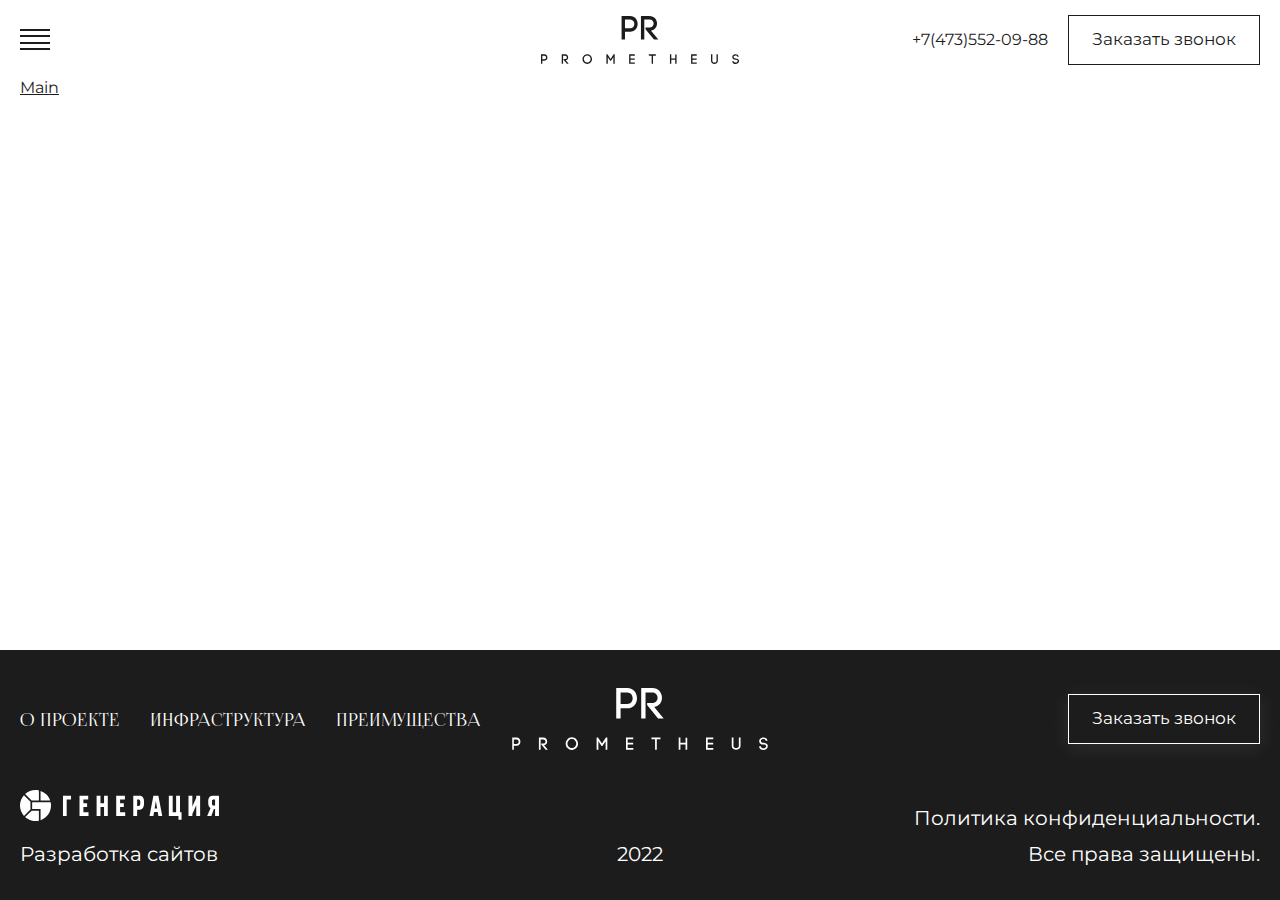
<file: index.html>
<!DOCTYPE html>
<html lang="ru">
  <head>
    <meta charset="utf-8">
    <title>Index</title>
    <meta content="width=device-width, initial-scale=1" name="viewport">
    <meta content="ie=edge" http-equiv="x-ua-compatible">
    <link rel="stylesheet" href="libs/swiper/swiper-bundle.css">
    <link rel="stylesheet" href="styles/style.css">
    <link rel="stylesheet" href="blocks/banner/banner.css">
    <link rel="stylesheet" href="blocks/about/about.css">
    <link rel="stylesheet" href="blocks/infrastructure/infrastructure.css">
    <link rel="stylesheet" href="blocks/reasons/reasons.css">
    <link rel="stylesheet" href="blocks/gallery/gallery.css">
    <link rel="stylesheet" href="blocks/benefits/benefits.css">
    <link rel="stylesheet" href="blocks/form/form.css">
  </head>
  <body>
    <div class="wrapper">
      <header class="header">
        <div class="inner">
          <div class="header__burger"><span></span><span></span></div><a class="header__logo" href="/">
            <svg width="198" height="48" viewbox="0 0 198 48" fill="none" xmlns="http://www.w3.org/2000/svg">
              <g clip-path="url(#clip0_208_1427)">
                <path d="M89.1154 0C94.1463 0 96.6617 3.95662 96.6617 7.86117C96.6617 11.8178 94.1463 15.7223 89.1154 15.7223H83.9819V23.5835H80.5938V0H89.1154ZM89.1154 12.3384C91.9388 12.3384 93.3249 10.0998 93.3249 7.91323C93.3249 5.67462 91.9388 3.43601 89.1154 3.43601H83.9819V12.3384H89.1154V12.3384Z" fill="currentColor"></path>
                <path d="M104.514 11.6095H108.416C111.239 11.6095 112.625 9.57918 112.625 7.49675C112.625 5.46638 111.239 3.43601 108.416 3.43601H103.282V23.5835H99.9453V0H108.416C113.446 0 116.013 3.74837 116.013 7.49675C116.013 10.8286 114.011 14.0043 110.007 14.6811L117.348 23.5315H112.984L104.514 13.1714V11.6095V11.6095Z" fill="currentColor"></path>
                <path d="M3.38813 38.3691C5.3902 38.3691 6.4169 39.931 6.4169 41.5448C6.4169 43.1067 5.3902 44.6685 3.38813 44.6685H1.33472V47.7921H0V38.3691H3.38813ZM3.38813 43.3149C4.5175 43.3149 5.08219 42.4299 5.08219 41.5448C5.08219 40.6598 4.5175 39.7748 3.38813 39.7748H1.33472V43.367H3.38813V43.3149Z" fill="currentColor"></path>
                <path d="M22.5389 43.0546H24.1303C25.2597 43.0546 25.8244 42.2216 25.8244 41.3887C25.8244 40.5557 25.2597 39.7748 24.1303 39.7748H22.0769V47.8442H20.7422V38.3691H24.1303C26.1324 38.3691 27.1591 39.8789 27.1591 41.3887C27.1591 42.7422 26.3377 43.9917 24.7463 44.252L27.6724 47.7921H25.927L22.5389 43.6793V43.0546Z" fill="currentColor"></path>
                <path d="M42.8626 39.6706C43.7353 38.7856 44.916 38.2129 46.2507 38.2129C47.5855 38.2129 48.7662 38.7856 49.6389 39.6706C50.5116 40.5556 51.0249 41.753 51.0249 43.1066C51.0249 44.4602 50.4602 45.6576 49.6389 46.5426C48.7662 47.4276 47.5855 48.0003 46.2507 48.0003C44.916 48.0003 43.7353 47.4797 42.8626 46.5426C41.9899 45.6576 41.4766 44.4602 41.4766 43.1066C41.4766 41.753 41.9899 40.5556 42.8626 39.6706ZM48.6635 40.6077C48.0475 39.983 47.1748 39.5665 46.2507 39.5665C45.3267 39.5665 44.454 39.983 43.838 40.6077C43.222 41.2324 42.8113 42.1174 42.8113 43.0545C42.8113 43.9916 43.222 44.8767 43.838 45.5014C44.454 46.1261 45.3267 46.5426 46.2507 46.5426C47.1748 46.5426 48.0475 46.1261 48.6635 45.5014C49.2795 44.8767 49.6389 44.0437 49.6389 43.0545C49.6389 42.1174 49.2795 41.2324 48.6635 40.6077Z" fill="currentColor"></path>
                <path d="M66.7332 47.7921H65.3984V38.3691H66.4765L69.5566 42.9505L72.6367 38.3691H73.7147V47.7921H72.38V41.1804L69.9673 44.8247H69.1972L66.7845 41.1804V47.7921H66.7332Z" fill="currentColor"></path>
                <path d="M89.5267 46.4386H93.8388V47.7921H88.1406V38.3691H93.7875V39.7227H89.4753V42.3778H93.6848V43.7314H89.4753V46.4386H89.5267Z" fill="currentColor"></path>
                <path d="M110.675 47.7921V39.6707H107.852V38.3691H114.833V39.6707H112.01V47.7921H110.675Z" fill="currentColor"></path>
                <path d="M130.288 42.3778H134.241V38.4212H135.575V47.8442H134.241V43.7314H130.288V47.8442H128.953V38.3691H130.288V42.3778Z" fill="currentColor"></path>
                <path d="M151.436 46.4386H155.748V47.7921H150.102V38.3691H155.748V39.7227H151.436V42.3778H155.646V43.7314H151.436V46.4386Z" fill="currentColor"></path>
                <path d="M170.023 44.9809V38.3691H171.358V44.9809C171.358 46.0221 172.436 46.5427 173.463 46.5427C174.438 46.5427 175.516 46.0221 175.516 44.9809V38.3691H176.851V44.9809C176.851 46.9071 175.003 47.8963 173.412 47.8963C171.82 47.8963 170.023 46.9071 170.023 44.9809Z" fill="currentColor"></path>
                <path d="M196.411 40.7645C196.206 39.9316 195.333 39.5151 194.512 39.5671C193.896 39.5671 193.177 39.7754 192.818 40.296C192.613 40.5563 192.561 40.8687 192.613 41.181C192.664 42.1702 193.742 42.2743 194.717 42.3784C196.001 42.5346 197.592 42.899 197.951 44.4088C198.003 44.617 198.003 44.8253 198.003 45.0335C198.003 46.8556 196.206 47.9489 194.563 47.9489C193.126 47.9489 191.381 47.0639 191.227 45.3979V45.1376L192.561 45.0856V45.2938V45.2418C192.664 46.1268 193.691 46.5953 194.563 46.5953C195.539 46.5953 196.668 46.0227 196.668 45.0335C196.668 44.9294 196.668 44.8253 196.617 44.7212C196.463 43.9923 195.487 43.8882 194.563 43.7841C193.126 43.6279 191.432 43.3155 191.278 41.3372C191.227 40.7125 191.381 40.0357 191.791 39.5151C192.407 38.6821 193.537 38.2656 194.615 38.2656C196.052 38.2656 197.541 39.0465 197.797 40.7645H196.411Z" fill="currentColor"></path>
              </g>
              <defs>
                <clippath id="clip0_208_1427">
                  <rect width="198" height="48" fill="white"></rect>
                </clippath>
              </defs>
            </svg></a>
          <div class="header__content"><a class="header__tel" href="tel:+74735520988"><span>+7(473)552-09-88</span>
              <svg width="19" height="19" fill="none" xmlns="http://www.w3.org/2000/svg">
                <path d="M18 13.728v2.559a1.704 1.704 0 0 1-1.162 1.623 1.712 1.712 0 0 1-.702.083 16.938 16.938 0 0 1-7.376-2.619 16.652 16.652 0 0 1-5.129-5.118A16.86 16.86 0 0 1 1.007 2.86a1.703 1.703 0 0 1 1.012-1.714C2.236 1.05 2.47 1 2.708 1h2.564a1.712 1.712 0 0 1 1.71 1.467c.108.82.309 1.623.598 2.397a1.703 1.703 0 0 1-.385 1.8L6.11 7.748a13.663 13.663 0 0 0 5.128 5.118l1.086-1.083a1.71 1.71 0 0 1 1.803-.384c.776.289 1.582.489 2.402.597A1.71 1.71 0 0 1 18 13.728Z" stroke="currentColor" stroke-linecap="round" stroke-linejoin="round"></path>
              </svg></a>
            <div class="header__container">
              <ul class="header__menu">
                <li class="header__item"><a class="header__link" href="#about">О проекте</a></li>
                <li class="header__item"><a class="header__link" href="#infrastructure">Инфраструктура</a></li>
                <li class="header__item"><a class="header__link" href="#reasons">Преимущества</a></li>
              </ul><a class="ui-button header__ui-button" href="#">Заказать звонок</a>
            </div>
          </div>
        </div>
        <div class="header__shadow"></div>
      </header>
      <main>
        <div class="inner"><a href="main.html">Main</a></div>
      </main>
      <footer class="footer">
        <div class="inner">
          <ul class="footer__menu">
            <li class="footer__item"><a class="footer__link" href="#about">О проекте</a></li>
            <li class="footer__item"><a class="footer__link" href="#infrastructure">Инфраструктура</a></li>
            <li class="footer__item"><a class="footer__link" href="#reasons">Преимущества</a></li>
          </ul><a class="footer__logo" href="/">
            <svg width="198" height="48" viewbox="0 0 198 48" fill="none" xmlns="http://www.w3.org/2000/svg">
              <g clip-path="url(#clip0_208_1427)">
                <path d="M89.1154 0C94.1463 0 96.6617 3.95662 96.6617 7.86117C96.6617 11.8178 94.1463 15.7223 89.1154 15.7223H83.9819V23.5835H80.5938V0H89.1154ZM89.1154 12.3384C91.9388 12.3384 93.3249 10.0998 93.3249 7.91323C93.3249 5.67462 91.9388 3.43601 89.1154 3.43601H83.9819V12.3384H89.1154V12.3384Z" fill="currentColor"></path>
                <path d="M104.514 11.6095H108.416C111.239 11.6095 112.625 9.57918 112.625 7.49675C112.625 5.46638 111.239 3.43601 108.416 3.43601H103.282V23.5835H99.9453V0H108.416C113.446 0 116.013 3.74837 116.013 7.49675C116.013 10.8286 114.011 14.0043 110.007 14.6811L117.348 23.5315H112.984L104.514 13.1714V11.6095V11.6095Z" fill="currentColor"></path>
                <path d="M3.38813 38.3691C5.3902 38.3691 6.4169 39.931 6.4169 41.5448C6.4169 43.1067 5.3902 44.6685 3.38813 44.6685H1.33472V47.7921H0V38.3691H3.38813ZM3.38813 43.3149C4.5175 43.3149 5.08219 42.4299 5.08219 41.5448C5.08219 40.6598 4.5175 39.7748 3.38813 39.7748H1.33472V43.367H3.38813V43.3149Z" fill="currentColor"></path>
                <path d="M22.5389 43.0546H24.1303C25.2597 43.0546 25.8244 42.2216 25.8244 41.3887C25.8244 40.5557 25.2597 39.7748 24.1303 39.7748H22.0769V47.8442H20.7422V38.3691H24.1303C26.1324 38.3691 27.1591 39.8789 27.1591 41.3887C27.1591 42.7422 26.3377 43.9917 24.7463 44.252L27.6724 47.7921H25.927L22.5389 43.6793V43.0546Z" fill="currentColor"></path>
                <path d="M42.8626 39.6706C43.7353 38.7856 44.916 38.2129 46.2507 38.2129C47.5855 38.2129 48.7662 38.7856 49.6389 39.6706C50.5116 40.5556 51.0249 41.753 51.0249 43.1066C51.0249 44.4602 50.4602 45.6576 49.6389 46.5426C48.7662 47.4276 47.5855 48.0003 46.2507 48.0003C44.916 48.0003 43.7353 47.4797 42.8626 46.5426C41.9899 45.6576 41.4766 44.4602 41.4766 43.1066C41.4766 41.753 41.9899 40.5556 42.8626 39.6706ZM48.6635 40.6077C48.0475 39.983 47.1748 39.5665 46.2507 39.5665C45.3267 39.5665 44.454 39.983 43.838 40.6077C43.222 41.2324 42.8113 42.1174 42.8113 43.0545C42.8113 43.9916 43.222 44.8767 43.838 45.5014C44.454 46.1261 45.3267 46.5426 46.2507 46.5426C47.1748 46.5426 48.0475 46.1261 48.6635 45.5014C49.2795 44.8767 49.6389 44.0437 49.6389 43.0545C49.6389 42.1174 49.2795 41.2324 48.6635 40.6077Z" fill="currentColor"></path>
                <path d="M66.7332 47.7921H65.3984V38.3691H66.4765L69.5566 42.9505L72.6367 38.3691H73.7147V47.7921H72.38V41.1804L69.9673 44.8247H69.1972L66.7845 41.1804V47.7921H66.7332Z" fill="currentColor"></path>
                <path d="M89.5267 46.4386H93.8388V47.7921H88.1406V38.3691H93.7875V39.7227H89.4753V42.3778H93.6848V43.7314H89.4753V46.4386H89.5267Z" fill="currentColor"></path>
                <path d="M110.675 47.7921V39.6707H107.852V38.3691H114.833V39.6707H112.01V47.7921H110.675Z" fill="currentColor"></path>
                <path d="M130.288 42.3778H134.241V38.4212H135.575V47.8442H134.241V43.7314H130.288V47.8442H128.953V38.3691H130.288V42.3778Z" fill="currentColor"></path>
                <path d="M151.436 46.4386H155.748V47.7921H150.102V38.3691H155.748V39.7227H151.436V42.3778H155.646V43.7314H151.436V46.4386Z" fill="currentColor"></path>
                <path d="M170.023 44.9809V38.3691H171.358V44.9809C171.358 46.0221 172.436 46.5427 173.463 46.5427C174.438 46.5427 175.516 46.0221 175.516 44.9809V38.3691H176.851V44.9809C176.851 46.9071 175.003 47.8963 173.412 47.8963C171.82 47.8963 170.023 46.9071 170.023 44.9809Z" fill="currentColor"></path>
                <path d="M196.411 40.7645C196.206 39.9316 195.333 39.5151 194.512 39.5671C193.896 39.5671 193.177 39.7754 192.818 40.296C192.613 40.5563 192.561 40.8687 192.613 41.181C192.664 42.1702 193.742 42.2743 194.717 42.3784C196.001 42.5346 197.592 42.899 197.951 44.4088C198.003 44.617 198.003 44.8253 198.003 45.0335C198.003 46.8556 196.206 47.9489 194.563 47.9489C193.126 47.9489 191.381 47.0639 191.227 45.3979V45.1376L192.561 45.0856V45.2938V45.2418C192.664 46.1268 193.691 46.5953 194.563 46.5953C195.539 46.5953 196.668 46.0227 196.668 45.0335C196.668 44.9294 196.668 44.8253 196.617 44.7212C196.463 43.9923 195.487 43.8882 194.563 43.7841C193.126 43.6279 191.432 43.3155 191.278 41.3372C191.227 40.7125 191.381 40.0357 191.791 39.5151C192.407 38.6821 193.537 38.2656 194.615 38.2656C196.052 38.2656 197.541 39.0465 197.797 40.7645H196.411Z" fill="currentColor"></path>
              </g>
              <defs>
                <clippath id="clip0_208_1427">
                  <rect width="198" height="48" fill="white"></rect>
                </clippath>
              </defs>
            </svg></a>
          <button class="ui-button footer__ui-button ui-button--white">Заказать звонок
          </button>
          <div class="footer__by"><a class="footer__by-logo" href="#" target="_blank"><img src="img/footer_made_by.svg" alt=""></a><span>Разработка сайтов</span></div>
          <div class="footer__year">2022</div>
          <div class="footer__copyright">
            <div class="footer__copyright-item"><a href="#"> Политика конфиденциальности.</a></div>
            <div class="footer__copyright-item"><a href="#"> Все права защищены.</a></div>
          </div>
        </div>
      </footer>
    </div>
    <script src="libs/swiper/swiper-bundle.js"></script>
    <script src="libs/jquery/jquery-3.6.0.min.js"></script>
    <script src="js/index.js"></script>
  </body>
</html>
</file>
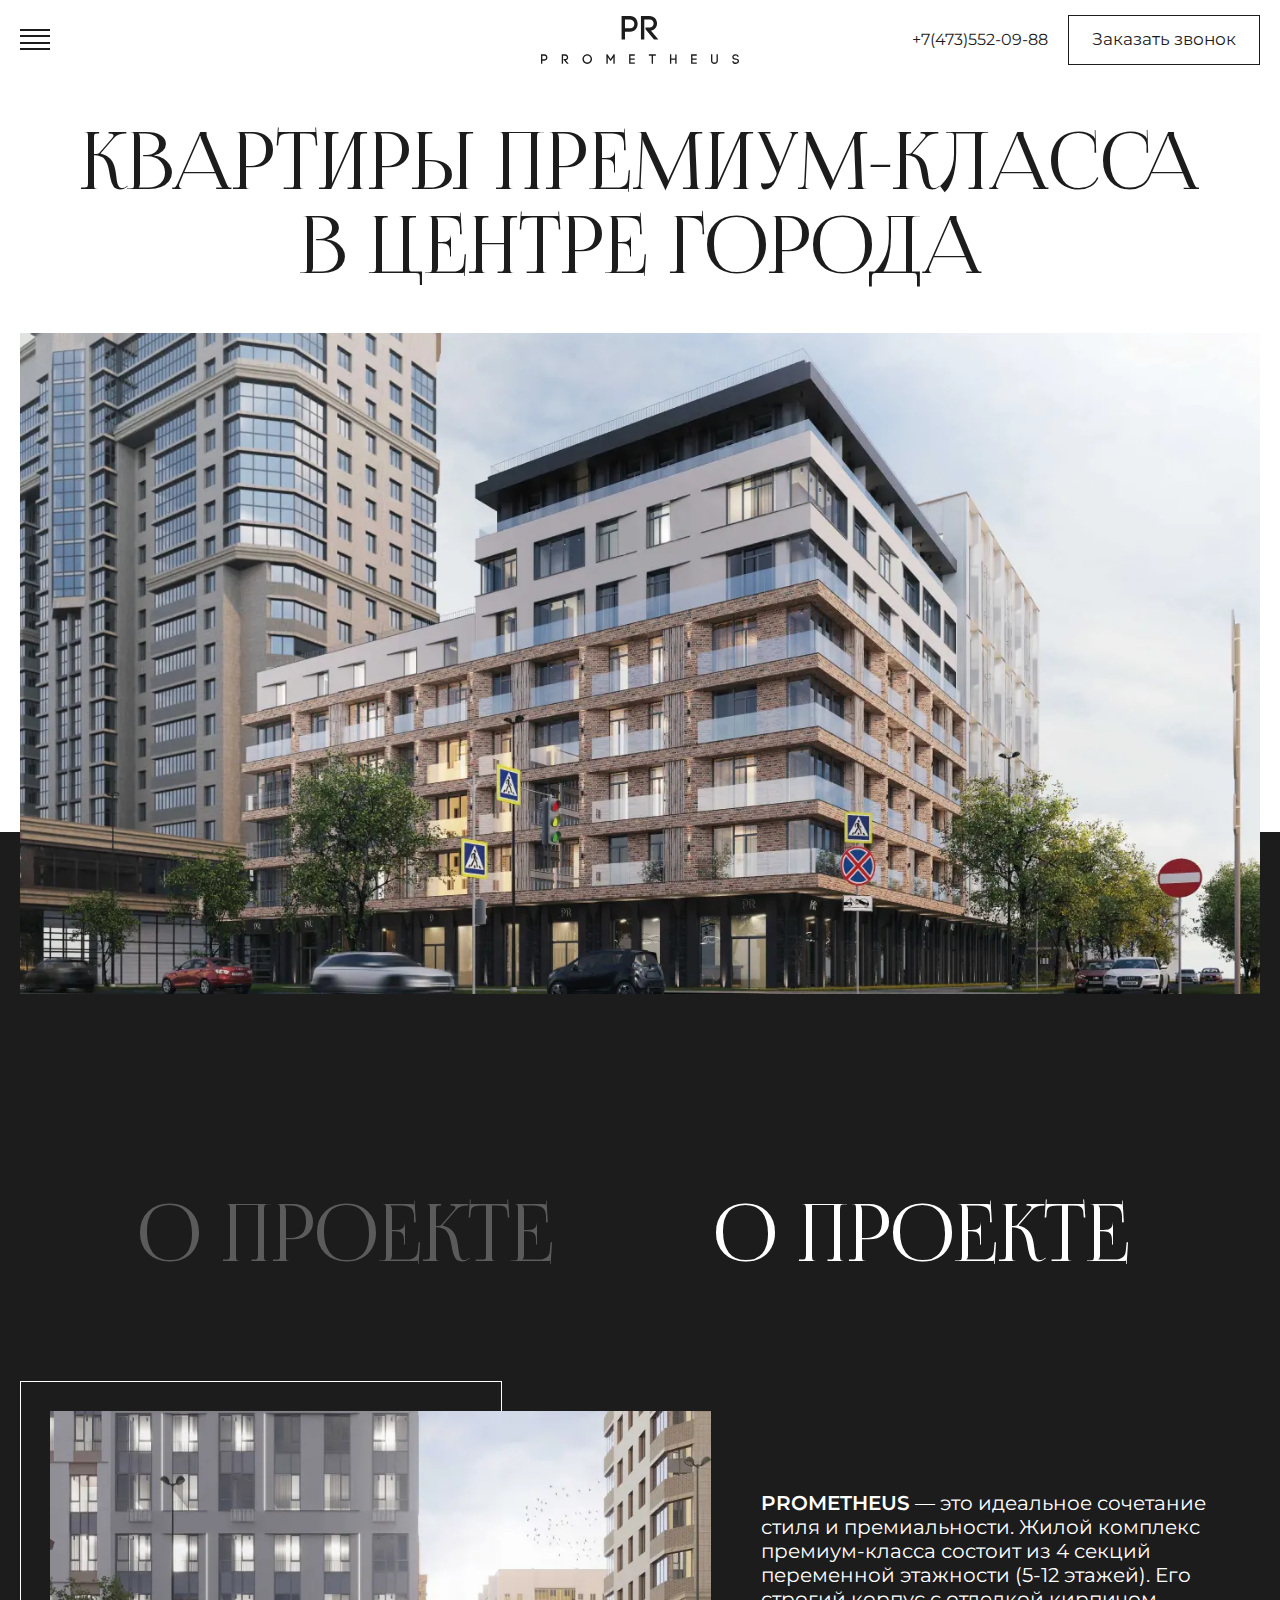
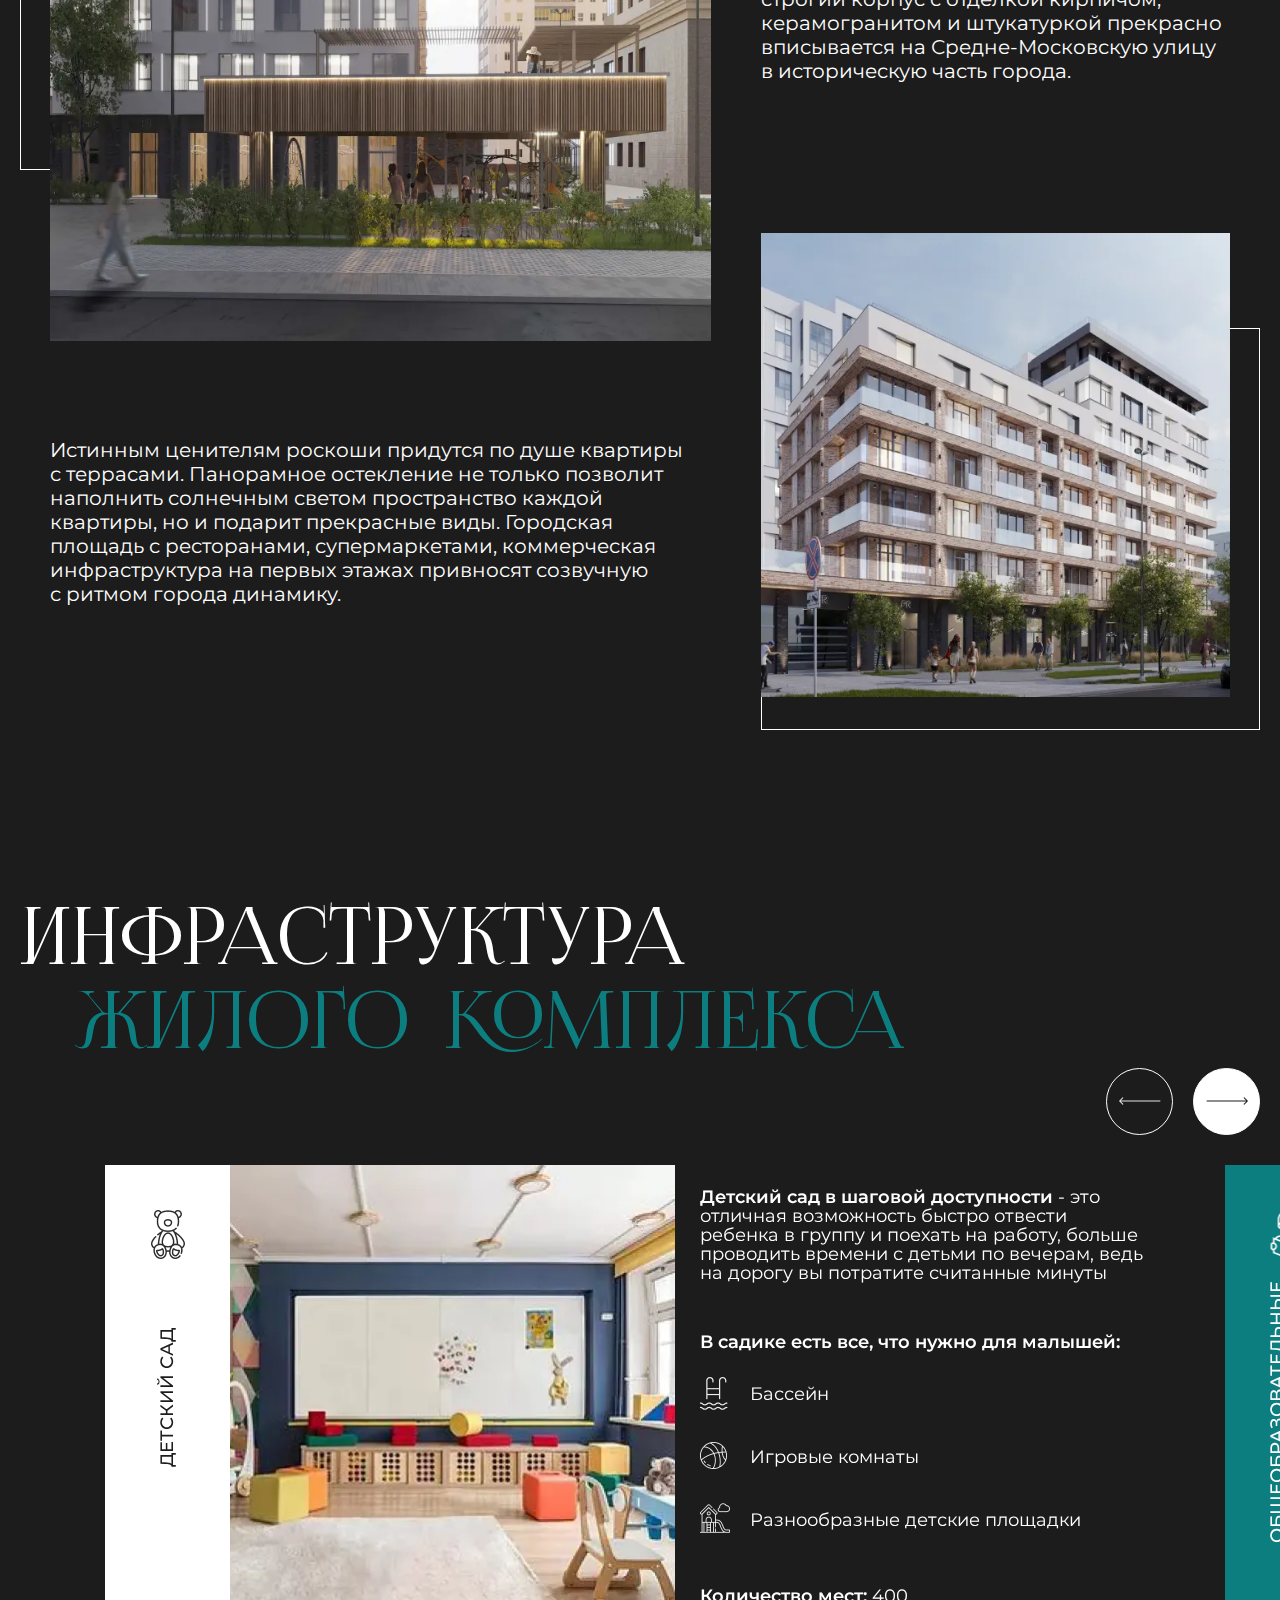
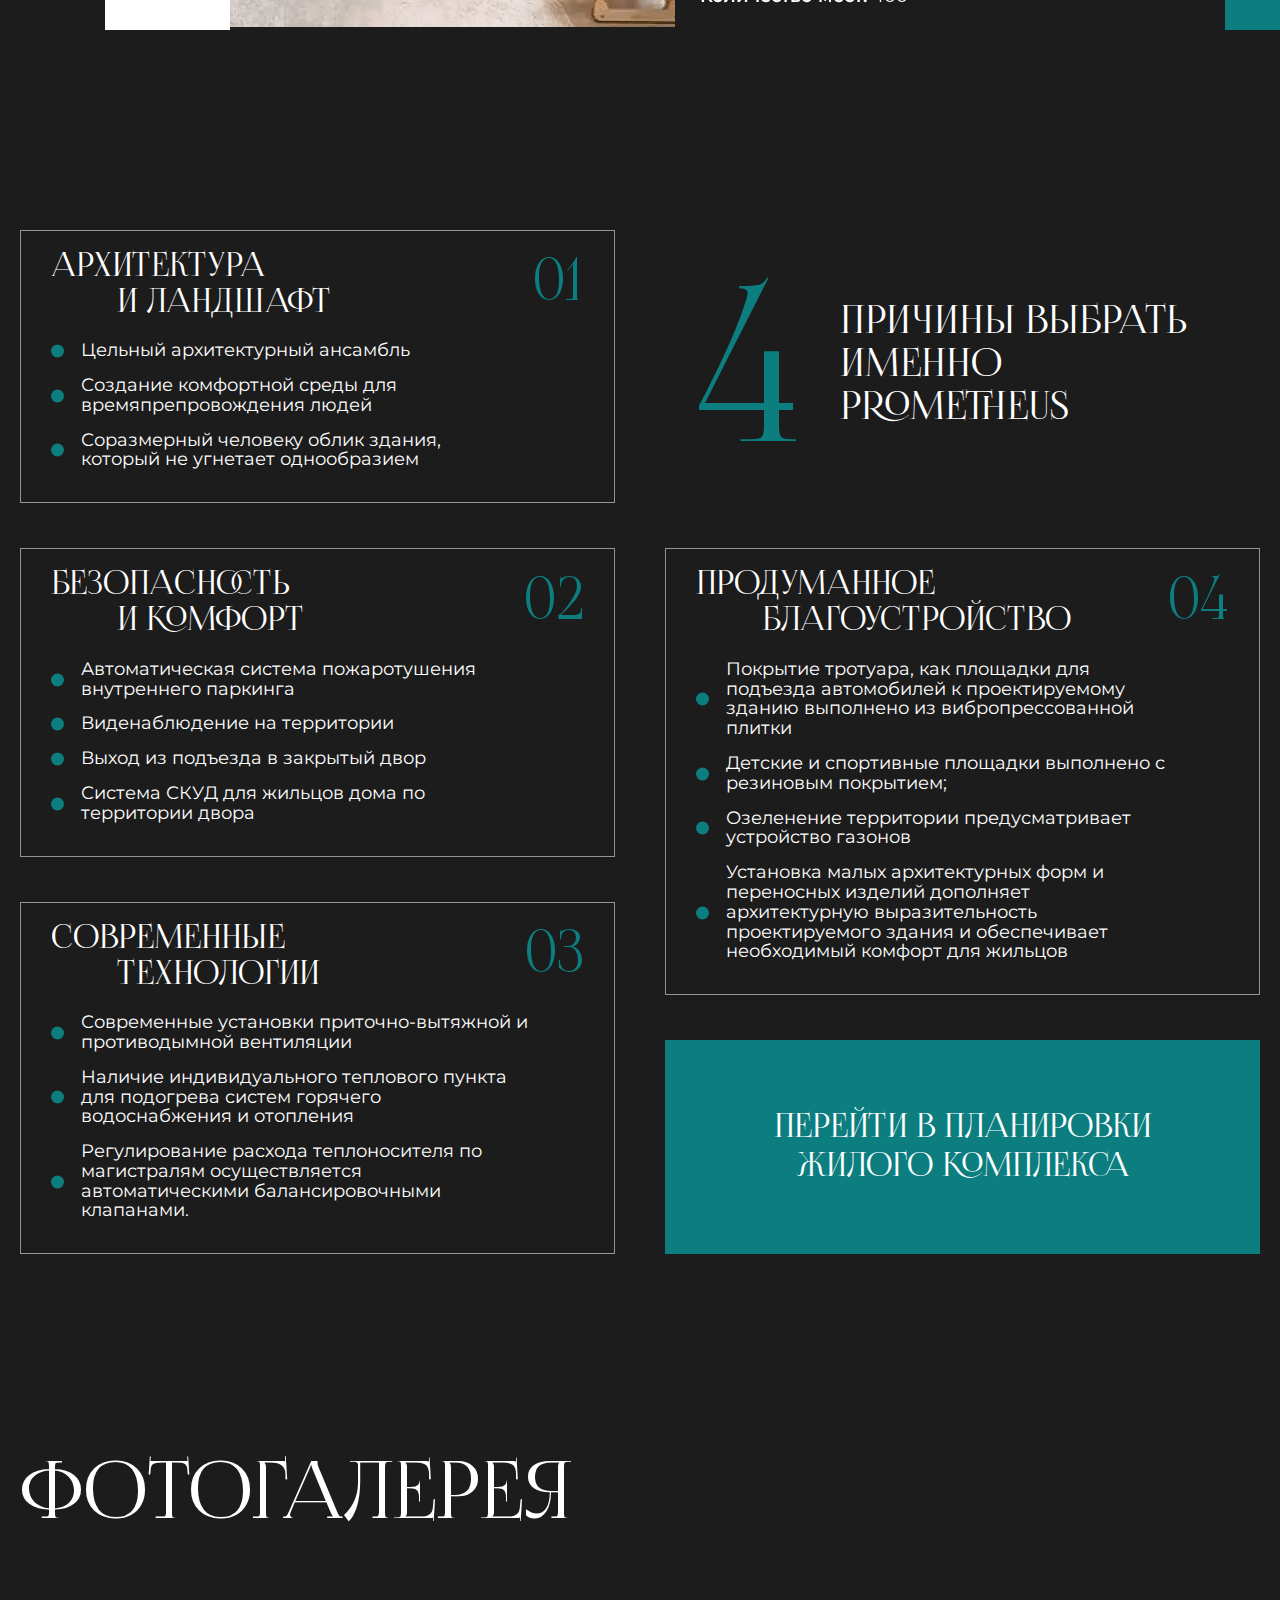
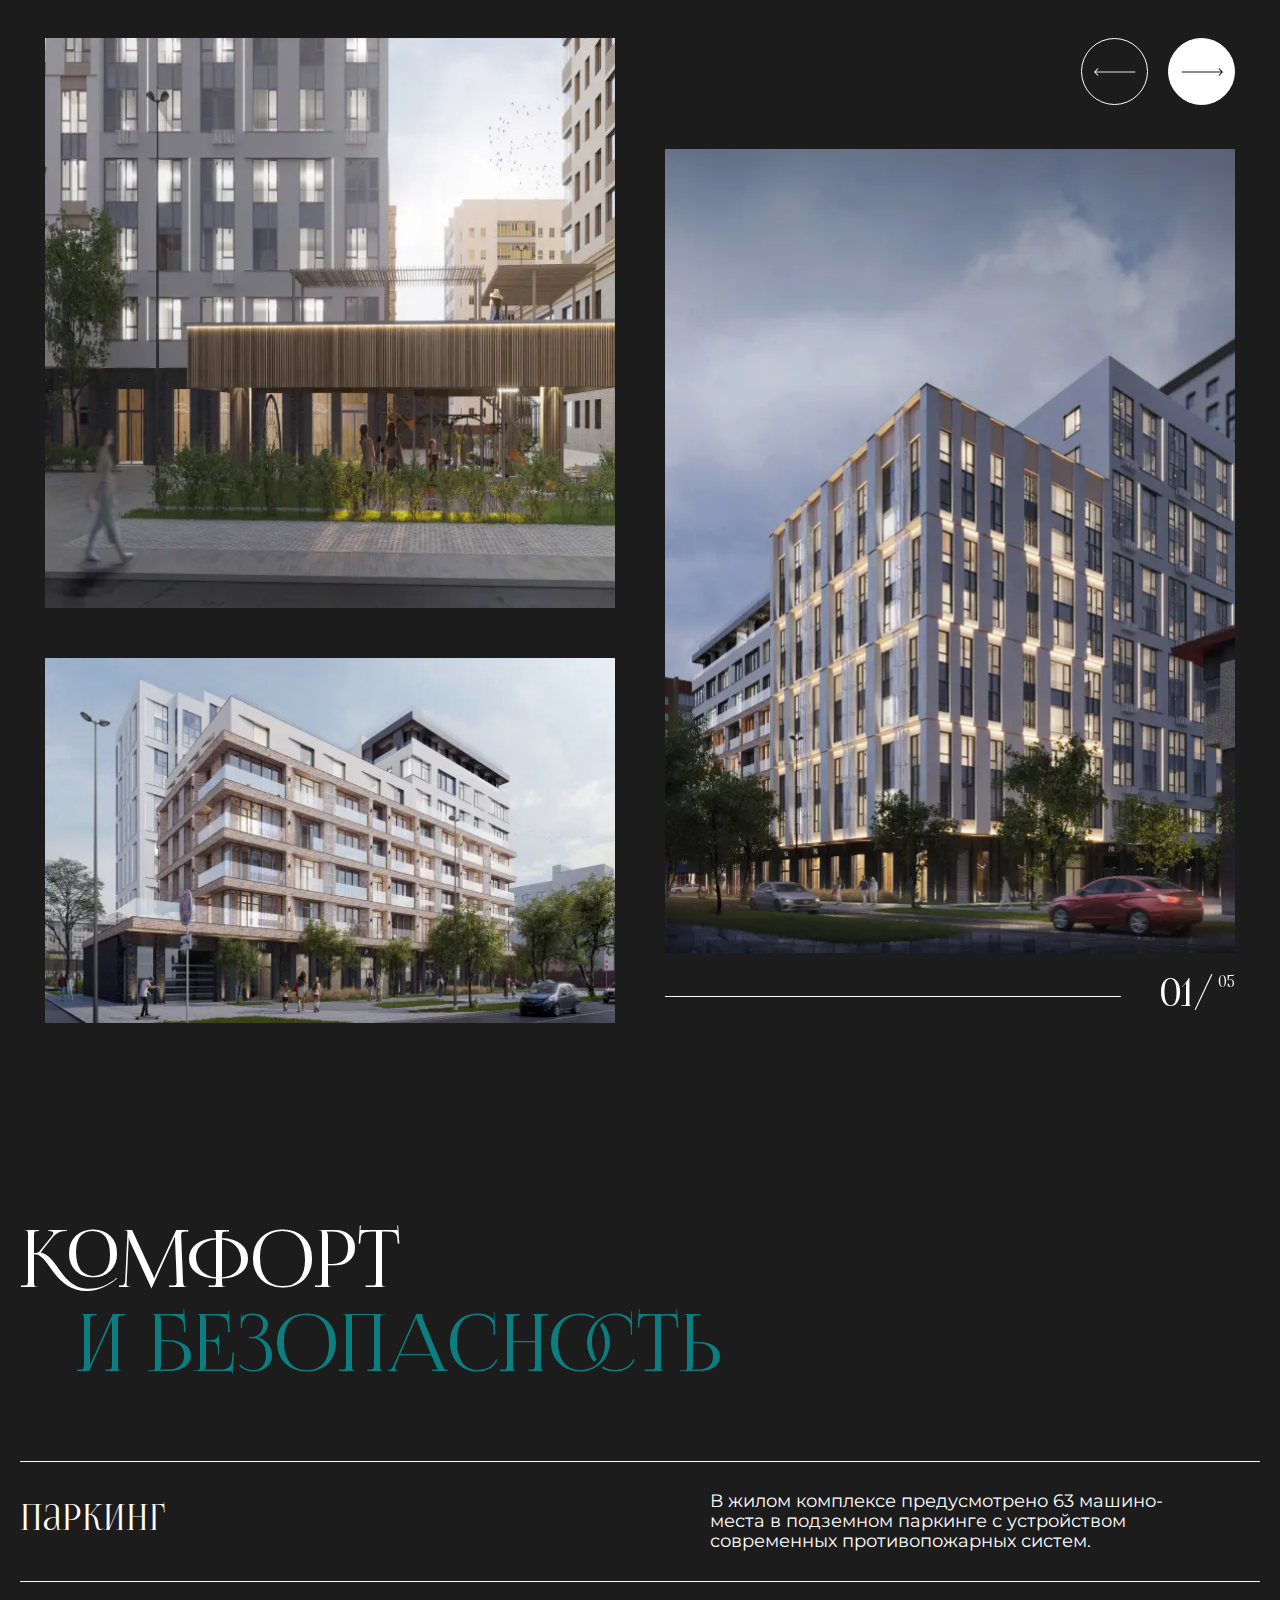
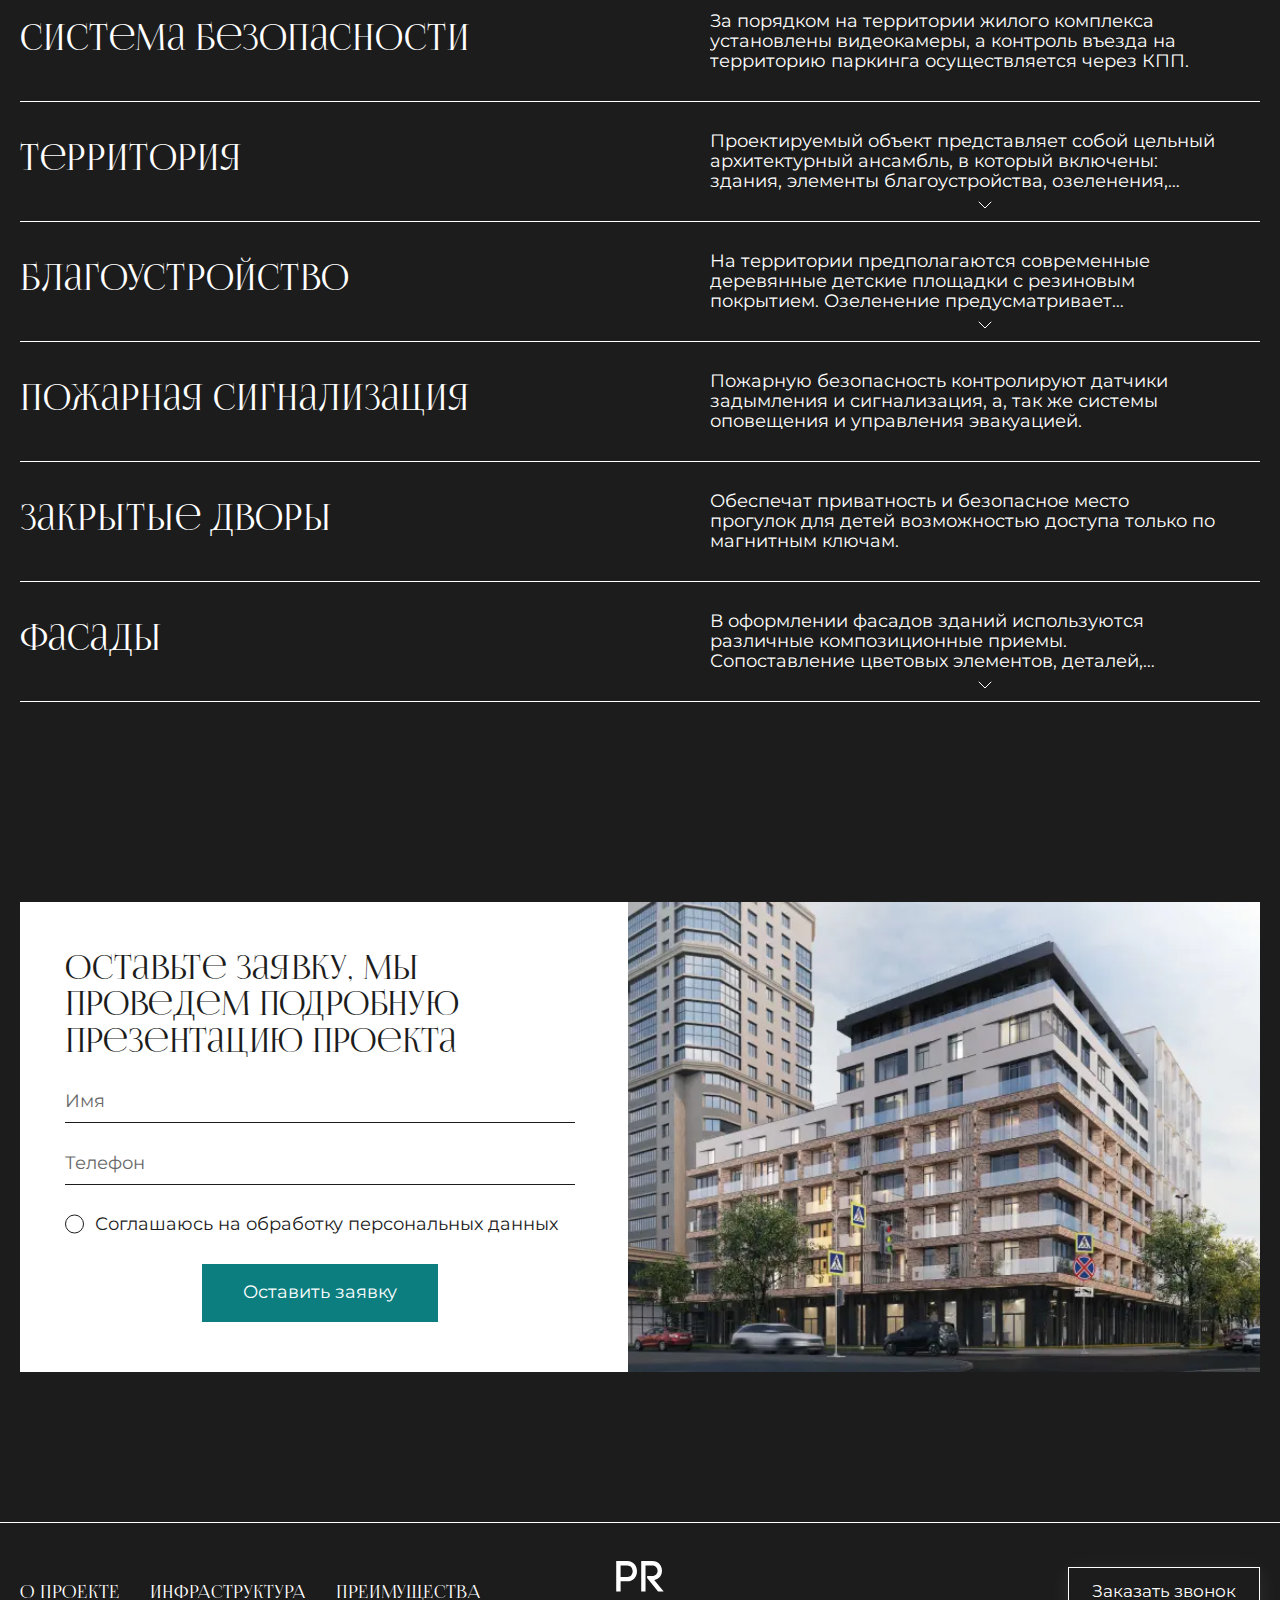
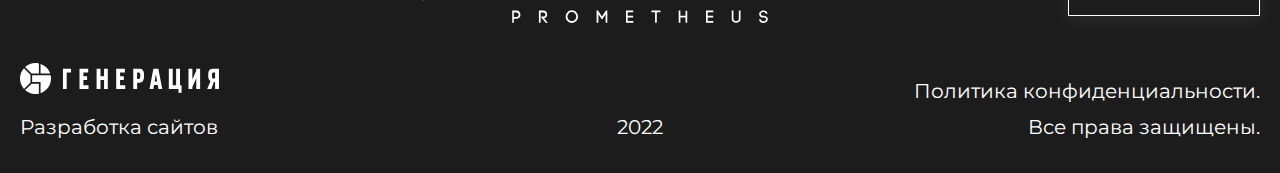
<file: main.html>
<!DOCTYPE html>
<html lang="ru">
  <head>
    <meta charset="utf-8">
    <title>Main</title>
    <meta content="width=device-width, initial-scale=1" name="viewport">
    <meta content="ie=edge" http-equiv="x-ua-compatible">
    <link rel="stylesheet" href="libs/swiper/swiper-bundle.css">
    <link rel="stylesheet" href="styles/style.css">
    <link rel="stylesheet" href="blocks/banner/banner.css">
    <link rel="stylesheet" href="blocks/about/about.css">
    <link rel="stylesheet" href="blocks/infrastructure/infrastructure.css">
    <link rel="stylesheet" href="blocks/reasons/reasons.css">
    <link rel="stylesheet" href="blocks/gallery/gallery.css">
    <link rel="stylesheet" href="blocks/benefits/benefits.css">
    <link rel="stylesheet" href="blocks/form/form.css">
  </head>
  <body>
    <div class="wrapper">
      <header class="header">
        <div class="inner">
          <div class="header__burger"><span></span><span></span></div><a class="header__logo" href="/">
            <svg width="198" height="48" viewbox="0 0 198 48" fill="none" xmlns="http://www.w3.org/2000/svg">
              <g clip-path="url(#clip0_208_1427)">
                <path d="M89.1154 0C94.1463 0 96.6617 3.95662 96.6617 7.86117C96.6617 11.8178 94.1463 15.7223 89.1154 15.7223H83.9819V23.5835H80.5938V0H89.1154ZM89.1154 12.3384C91.9388 12.3384 93.3249 10.0998 93.3249 7.91323C93.3249 5.67462 91.9388 3.43601 89.1154 3.43601H83.9819V12.3384H89.1154V12.3384Z" fill="currentColor"></path>
                <path d="M104.514 11.6095H108.416C111.239 11.6095 112.625 9.57918 112.625 7.49675C112.625 5.46638 111.239 3.43601 108.416 3.43601H103.282V23.5835H99.9453V0H108.416C113.446 0 116.013 3.74837 116.013 7.49675C116.013 10.8286 114.011 14.0043 110.007 14.6811L117.348 23.5315H112.984L104.514 13.1714V11.6095V11.6095Z" fill="currentColor"></path>
                <path d="M3.38813 38.3691C5.3902 38.3691 6.4169 39.931 6.4169 41.5448C6.4169 43.1067 5.3902 44.6685 3.38813 44.6685H1.33472V47.7921H0V38.3691H3.38813ZM3.38813 43.3149C4.5175 43.3149 5.08219 42.4299 5.08219 41.5448C5.08219 40.6598 4.5175 39.7748 3.38813 39.7748H1.33472V43.367H3.38813V43.3149Z" fill="currentColor"></path>
                <path d="M22.5389 43.0546H24.1303C25.2597 43.0546 25.8244 42.2216 25.8244 41.3887C25.8244 40.5557 25.2597 39.7748 24.1303 39.7748H22.0769V47.8442H20.7422V38.3691H24.1303C26.1324 38.3691 27.1591 39.8789 27.1591 41.3887C27.1591 42.7422 26.3377 43.9917 24.7463 44.252L27.6724 47.7921H25.927L22.5389 43.6793V43.0546Z" fill="currentColor"></path>
                <path d="M42.8626 39.6706C43.7353 38.7856 44.916 38.2129 46.2507 38.2129C47.5855 38.2129 48.7662 38.7856 49.6389 39.6706C50.5116 40.5556 51.0249 41.753 51.0249 43.1066C51.0249 44.4602 50.4602 45.6576 49.6389 46.5426C48.7662 47.4276 47.5855 48.0003 46.2507 48.0003C44.916 48.0003 43.7353 47.4797 42.8626 46.5426C41.9899 45.6576 41.4766 44.4602 41.4766 43.1066C41.4766 41.753 41.9899 40.5556 42.8626 39.6706ZM48.6635 40.6077C48.0475 39.983 47.1748 39.5665 46.2507 39.5665C45.3267 39.5665 44.454 39.983 43.838 40.6077C43.222 41.2324 42.8113 42.1174 42.8113 43.0545C42.8113 43.9916 43.222 44.8767 43.838 45.5014C44.454 46.1261 45.3267 46.5426 46.2507 46.5426C47.1748 46.5426 48.0475 46.1261 48.6635 45.5014C49.2795 44.8767 49.6389 44.0437 49.6389 43.0545C49.6389 42.1174 49.2795 41.2324 48.6635 40.6077Z" fill="currentColor"></path>
                <path d="M66.7332 47.7921H65.3984V38.3691H66.4765L69.5566 42.9505L72.6367 38.3691H73.7147V47.7921H72.38V41.1804L69.9673 44.8247H69.1972L66.7845 41.1804V47.7921H66.7332Z" fill="currentColor"></path>
                <path d="M89.5267 46.4386H93.8388V47.7921H88.1406V38.3691H93.7875V39.7227H89.4753V42.3778H93.6848V43.7314H89.4753V46.4386H89.5267Z" fill="currentColor"></path>
                <path d="M110.675 47.7921V39.6707H107.852V38.3691H114.833V39.6707H112.01V47.7921H110.675Z" fill="currentColor"></path>
                <path d="M130.288 42.3778H134.241V38.4212H135.575V47.8442H134.241V43.7314H130.288V47.8442H128.953V38.3691H130.288V42.3778Z" fill="currentColor"></path>
                <path d="M151.436 46.4386H155.748V47.7921H150.102V38.3691H155.748V39.7227H151.436V42.3778H155.646V43.7314H151.436V46.4386Z" fill="currentColor"></path>
                <path d="M170.023 44.9809V38.3691H171.358V44.9809C171.358 46.0221 172.436 46.5427 173.463 46.5427C174.438 46.5427 175.516 46.0221 175.516 44.9809V38.3691H176.851V44.9809C176.851 46.9071 175.003 47.8963 173.412 47.8963C171.82 47.8963 170.023 46.9071 170.023 44.9809Z" fill="currentColor"></path>
                <path d="M196.411 40.7645C196.206 39.9316 195.333 39.5151 194.512 39.5671C193.896 39.5671 193.177 39.7754 192.818 40.296C192.613 40.5563 192.561 40.8687 192.613 41.181C192.664 42.1702 193.742 42.2743 194.717 42.3784C196.001 42.5346 197.592 42.899 197.951 44.4088C198.003 44.617 198.003 44.8253 198.003 45.0335C198.003 46.8556 196.206 47.9489 194.563 47.9489C193.126 47.9489 191.381 47.0639 191.227 45.3979V45.1376L192.561 45.0856V45.2938V45.2418C192.664 46.1268 193.691 46.5953 194.563 46.5953C195.539 46.5953 196.668 46.0227 196.668 45.0335C196.668 44.9294 196.668 44.8253 196.617 44.7212C196.463 43.9923 195.487 43.8882 194.563 43.7841C193.126 43.6279 191.432 43.3155 191.278 41.3372C191.227 40.7125 191.381 40.0357 191.791 39.5151C192.407 38.6821 193.537 38.2656 194.615 38.2656C196.052 38.2656 197.541 39.0465 197.797 40.7645H196.411Z" fill="currentColor"></path>
              </g>
              <defs>
                <clippath id="clip0_208_1427">
                  <rect width="198" height="48" fill="white"></rect>
                </clippath>
              </defs>
            </svg></a>
          <div class="header__content"><a class="header__tel" href="tel:+74735520988"><span>+7(473)552-09-88</span>
              <svg width="19" height="19" fill="none" xmlns="http://www.w3.org/2000/svg">
                <path d="M18 13.728v2.559a1.704 1.704 0 0 1-1.162 1.623 1.712 1.712 0 0 1-.702.083 16.938 16.938 0 0 1-7.376-2.619 16.652 16.652 0 0 1-5.129-5.118A16.86 16.86 0 0 1 1.007 2.86a1.703 1.703 0 0 1 1.012-1.714C2.236 1.05 2.47 1 2.708 1h2.564a1.712 1.712 0 0 1 1.71 1.467c.108.82.309 1.623.598 2.397a1.703 1.703 0 0 1-.385 1.8L6.11 7.748a13.663 13.663 0 0 0 5.128 5.118l1.086-1.083a1.71 1.71 0 0 1 1.803-.384c.776.289 1.582.489 2.402.597A1.71 1.71 0 0 1 18 13.728Z" stroke="currentColor" stroke-linecap="round" stroke-linejoin="round"></path>
              </svg></a>
            <div class="header__container">
              <ul class="header__menu">
                <li class="header__item"><a class="header__link" href="#about">О проекте</a></li>
                <li class="header__item"><a class="header__link" href="#infrastructure">Инфраструктура</a></li>
                <li class="header__item"><a class="header__link" href="#reasons">Преимущества</a></li>
              </ul><a class="ui-button header__ui-button" href="#">Заказать звонок</a>
            </div>
          </div>
        </div>
        <div class="header__shadow"></div>
      </header>
      <main>
        <section class="section section--banner">
          <div class="inner">
            <div class="banner">
              <h2 class="ui-h2 banner__ui-h2">Квартиры <span class="text-nowrap">премиум-класса</span> в&nbsp;центре города
              </h2>
              <div class="banner__img"><img src="img/banner.webp" alt=""/></div>
            </div>
          </div>
        </section>
        <section class="section section--bg">
          <div class="inner">
            <div class="about" id="about">
              <h2 class="ui-h2 about__ui-h2">о проекте
              </h2>
              <div class="about__container">
                <div class="about__img-left"><img src="img/about-1.webp" alt=""/></div>
                <div class="about__txt"><span class="about__txt-accent">PROMETHEUS</span>&nbsp;&mdash; это идеальное сочетание стиля и&nbsp;премиальности. Жилой комплекс премиум-класса состоит из&nbsp;4&nbsp;секций переменной этажности (5-12 этажей). Его строгий корпус с&nbsp;отделкой кирпичом, керамогранитом и&nbsp;штукатуркой прекрасно вписывается на&nbsp;Средне-Московскую улицу в&nbsp;историческую часть города.</div>
                <div class="about__txt">Истинным ценителям роскоши придутся по&nbsp;душе квартиры с&nbsp;террасами. Панорамное остекление не&nbsp;только позволит наполнить солнечным светом пространство каждой квартиры, но&nbsp;и&nbsp;подарит прекрасные виды. Городская площадь с&nbsp;ресторанами, супермаркетами, коммерческая инфраструктура на&nbsp;первых этажах привносят созвучную с&nbsp;ритмом города динамику.</div>
                <div class="about__img-right"><img src="img/about-2.webp" alt=""/></div>
              </div>
            </div>
          </div>
        </section>
        <section class="section section--bg section--ov-h">
          <div class="inner">
            <div class="infrastructure" id="infrastructure">
              <h2 class="ui-h2">Инфраструктура <span class="ui-h2__attention">жилого&ensp;<span class="ui-h2__attention ui-h2__attention--child">комплекса</span></span>
                <div class="ui-slider-nav infrastructure__ui-slider-nav">
                  <div class="ui-slider-nav__btn ui-slider-nav__btn--prev"></div>
                  <div class="ui-slider-nav__btn ui-slider-nav__btn--next"></div>
                </div>
              </h2>
              <div class="infrastructure__slider">
                <div class="swiper-wrapper">
                  <div class="infrastructure__slide swiper-slide infrastructure__slide--kindergarten">
                    <div class="infrastructure__img"><img src="img/infrastructure-1.webp" alt=""/>
                      <div class="infrastructure__aside">
                        <div class="infrastructure__icon"><img src="[data-uri]" alt=""/></div>
                        <div class="infrastructure__name">Детский сад</div>
                      </div>
                    </div>
                    <div class="infrastructure__info">
                      <div class="infrastructure__text"><span class="infrastructure__text-bolder">Детский сад в шаговой доступности</span> - это отличная возможность быстро отвести ребенка в группу и поехать на работу, больше проводить времени с детьми по вечерам, ведь на дорогу вы потратите считанные минуты</div>
                      <div class="infrastructure__text"><span class="infrastructure__text-bolder">В садике есть все, что нужно для малышей:</span>
                        <div class="infrastructure__benefits">
                          <div class="infrastructure__benefit">
                            <div class="infrastructure__benefit-icon"><img src="[data-uri]" alt=""/></div>
                            <div class="infrastructure__benefit-txt">Бассейн</div>
                          </div>
                          <div class="infrastructure__benefit">
                            <div class="infrastructure__benefit-icon"><img src="[data-uri]" alt=""/></div>
                            <div class="infrastructure__benefit-txt">Игровые комнаты</div>
                          </div>
                          <div class="infrastructure__benefit">
                            <div class="infrastructure__benefit-icon"><img src="[data-uri]" alt=""/></div>
                            <div class="infrastructure__benefit-txt">Разнообразные детские площадки</div>
                          </div>
                        </div>
                      </div>
                      <div class="infrastructure__text"><span class="infrastructure__text-bolder">Количество мест:</span>  400</div>
                    </div>
                  </div>
                  <div class="infrastructure__slide swiper-slide infrastructure__slide--education">
                    <div class="infrastructure__img"><img src="img/infrastructure-2.webp" alt=""/>
                      <div class="infrastructure__aside">
                        <div class="infrastructure__icon"><img src="[data-uri]" alt=""/></div>
                        <div class="infrastructure__name">Общеобразовательные школы и досуг</div>
                      </div>
                    </div>
                    <div class="infrastructure__info">
                      <div class="infrastructure__text">Расположение <span class="infrastructure__text-bolder">PROMETHEUS</span> позволяет юным жителям проводить время с пользой — в максимальной близости расположены три средние общеобразовательные школы ,а также дворец спорта «Юбилейный»и спортивный комплекс «Спартак».</div>
                      <div class="infrastructure__text">Занятия ведутся по таким видам спорта, как хоккей, ушу, плавание и фигурное катание.</div>
                    </div>
                  </div>
                  <div class="infrastructure__slide swiper-slide infrastructure__slide--location">
                    <div class="infrastructure__img"><img src="img/infrastructure-3.webp" alt=""/>
                      <div class="infrastructure__aside">
                        <div class="infrastructure__icon"><img src="data:image/svg+xml,%3Csvg xmlns='http://www.w3.org/2000/svg' width='40' height='48' viewBox='0 0 40 48' fill='none'%3E%3Cpath d='M39 19.8182C39 34.4545 20 47 20 47C20 47 1 34.4545 1 19.8182C1 14.8273 3.00178 10.0408 6.56497 6.51172C10.1282 2.98262 14.9609 1 20 1C25.0391 1 29.8718 2.98262 33.435 6.51172C36.9982 10.0408 39 14.8273 39 19.8182Z' stroke='white' stroke-width='2' stroke-linecap='round' stroke-linejoin='round'/%3E%3Cpath d='M20 26.0909C23.4978 26.0909 26.3333 23.2825 26.3333 19.8182C26.3333 16.3538 23.4978 13.5455 20 13.5455C16.5022 13.5455 13.6667 16.3538 13.6667 19.8182C13.6667 23.2825 16.5022 26.0909 20 26.0909Z' stroke='white' stroke-width='2' stroke-linecap='round' stroke-linejoin='round'/%3E%3C/svg%3E" alt=""/></div>
                        <div class="infrastructure__name">Локация</div>
                      </div>
                    </div>
                    <div class="infrastructure__info">
                      <div class="infrastructure__text">Жилой комплекс возводится на пересечении самых тихих улиц оживленного центра - Средне-Московской и Революции 1905 года. Такое нахождение обеспечивает рядом большой выбор торговых центров и гипермаркетов с полным ассортиментом всего необходимого — «Галерея Чижова», «Поиск», «Старик Хоттабыч». В 5 минутах ходьбы на главной магистрали правого берега — остановка общественного транспорта «Кольцовская», откуда можно с легкость добраться в любую точку города. </div>
                    </div>
                  </div>
                  <div class="infrastructure__slide swiper-slide infrastructure__slide--entertainment">
                    <div class="infrastructure__img"><img src="img/infrastructure-4.webp" alt=""/>
                      <div class="infrastructure__aside">
                        <div class="infrastructure__icon"><img src="[data-uri]" alt=""/></div>
                        <div class="infrastructure__name">Развлечения </div>
                      </div>
                    </div>
                    <div class="infrastructure__info">
                      <div class="infrastructure__text">Жить в самом центре города — это значит двигаться в динамичном ритме. В окружении возводимого комплекса расположена самая большая концентрация в Воронеже кафе и ресторанов всевозможной кухни, арт-галерей и выставочных пространств.</div>
                    </div>
                  </div>
                </div>
              </div>
              <div class="ui-slider-pagination infrastructure__ui-slider-pagination">
              </div>
            </div>
          </div>
        </section>
        <section class="section section--bg">
          <div class="inner">
            <div class="reasons" id="reasons">
              <div class="reasons__item">
                <div class="reasons__head">
                  <div class="reasons__name">Архитектура
                    <div class="reasons__name-inner">и ландшафт</div>
                  </div>
                  <div class="reasons__num">01</div>
                </div>
                <ul class="ui-ul reasons__ui-ul">
                  <li>Цельный архитектурный ансамбль</li>
                  <li>Создание комфортной среды для времяпрепровождения людей</li>
                  <li>Соразмерный человеку облик здания, который&nbsp;не угнетает однообразием</li>
                </ul>
              </div>
              <div class="reasons__item">
                <div class="reasons__head">
                  <div class="reasons__name">Безопасность
                    <div class="reasons__name-inner">и комфорт</div>
                  </div>
                  <div class="reasons__num">02</div>
                </div>
                <ul class="ui-ul reasons__ui-ul">
                  <li>Автоматическая система пожаротушения внутреннего паркинга</li>
                  <li>Виденаблюдение на территории</li>
                  <li>Выход из подъезда в закрытый двор</li>
                  <li>Система СКУД для жильцов дома по территории двора</li>
                </ul>
              </div>
              <div class="reasons__item reasons__item--3">
                <div class="reasons__head">
                  <div class="reasons__name">Современные
                    <div class="reasons__name-inner">Технологии</div>
                  </div>
                  <div class="reasons__num">03</div>
                </div>
                <ul class="ui-ul reasons__ui-ul">
                  <li>Современные установки приточно-вытяжной и противодымной вентиляции</li>
                  <li>Наличие индивидуального теплового пункта для подогрева систем горячего водоснабжения и отопления</li>
                  <li>Регулирование расхода теплоносителя по магистралям осуществляется автоматическими балансировочными клапанами.</li>
                </ul>
              </div>
              <div class="reasons__title">
                <div class="reasons__title-num">4</div>
                <div class="reasons__title-txt">Причины выбрать именно <br> PROMETHEUS</div>
              </div>
              <div class="reasons__item reasons__item--4">
                <div class="reasons__head">
                  <div class="reasons__name">продуманное
                    <div class="reasons__name-inner">благоустройство</div>
                  </div>
                  <div class="reasons__num">04</div>
                </div>
                <ul class="ui-ul reasons__ui-ul">
                  <li>Покрытие тротуара, как  площадки для подъезда автомобилей к проектируемому зданию выполнено из вибропрессованной плитки</li>
                  <li>Детские и спортивные площадки выполнено с резиновым покрытием;</li>
                  <li>Озеленение территории предусматривает устройство газонов</li>
                  <li>Установка малых архитектурных форм и переносных изделий дополняет архитектурную выразительность проектируемого здания и обеспечивает необходимый комфорт для жильцов</li>
                </ul>
              </div><a class="reasons__btn" href="#">Перейти в планировки жилого комплекса</a>
            </div>
          </div>
        </section>
        <section class="section section--bg section--ov-h">
          <div class="inner">
            <div class="gallery">
              <h2 class="ui-h2 gallery__ui-h2">Фотогалерея
              </h2>
              <div class="gallery__slider">
                <div class="ui-slider-nav gallery__ui-slider-nav">
                  <div class="ui-slider-nav__btn ui-slider-nav__btn--prev"></div>
                  <div class="ui-slider-nav__btn ui-slider-nav__btn--next"></div>
                </div>
                <div class="swiper-wrapper">
                  <div class="gallery__slide swiper-slide">
                    <div class="gallery__img gallery__img--top"><img src="img/gallery-1.webp" alt=""/></div>
                    <div class="gallery__img gallery__img--bot"><img src="img/gallery-2.webp" alt=""/></div>
                    <div class="gallery__img gallery__img--right"><img src="img/gallery-3.webp" alt=""/></div>
                  </div>
                  <div class="gallery__slide swiper-slide">
                    <div class="gallery__img gallery__img--top"><img src="img/gallery-1.webp" alt=""/></div>
                    <div class="gallery__img gallery__img--bot"><img src="img/gallery-2.webp" alt=""/></div>
                    <div class="gallery__img gallery__img--right"><img src="img/gallery-3.webp" alt=""/></div>
                  </div>
                  <div class="gallery__slide swiper-slide">
                    <div class="gallery__img gallery__img--top"><img src="img/gallery-1.webp" alt=""/></div>
                    <div class="gallery__img gallery__img--bot"><img src="img/gallery-2.webp" alt=""/></div>
                    <div class="gallery__img gallery__img--right"><img src="img/gallery-3.webp" alt=""/></div>
                  </div>
                  <div class="gallery__slide swiper-slide">
                    <div class="gallery__img gallery__img--top"><img src="img/gallery-1.webp" alt=""/></div>
                    <div class="gallery__img gallery__img--bot"><img src="img/gallery-2.webp" alt=""/></div>
                    <div class="gallery__img gallery__img--right"><img src="img/gallery-3.webp" alt=""/></div>
                  </div>
                  <div class="gallery__slide swiper-slide">
                    <div class="gallery__img gallery__img--top"><img src="img/gallery-1.webp" alt=""/></div>
                    <div class="gallery__img gallery__img--bot"><img src="img/gallery-2.webp" alt=""/></div>
                    <div class="gallery__img gallery__img--right"><img src="img/gallery-3.webp" alt=""/></div>
                  </div>
                </div>
                <div class="gallery__pagination"></div>
              </div>
            </div>
          </div>
        </section>
        <section class="section section--bg">
          <div class="inner">
            <div class="benefits">
              <h2 class="ui-h2 benefits__ui-h2">Комфорт <span class="ui-h2__attention">и безопасность</span>
              </h2>
              <div class="benefits__container">
                <div class="benefits__item">
                  <div class="benefits__name">Паркинг</div>
                  <div class="benefits__text">
                    <div class="benefits__text-inner">В жилом комплексе предусмотрено 63 машино-места в подземном паркинге с устройством современных противопожарных систем.</div>
                  </div>
                </div>
                <div class="benefits__item">
                  <div class="benefits__name">Система безопасности</div>
                  <div class="benefits__text">
                    <div class="benefits__text-inner">За порядком на территории жилого комплекса установлены видеокамеры, а контроль въезда на территорию паркинга осуществляется через КПП.</div>
                  </div>
                </div>
                <div class="benefits__item">
                  <div class="benefits__name">Территория</div>
                  <div class="benefits__text">
                    <div class="benefits__text-inner">Проектируемый объект представляет собой цельный архитектурный ансамбль, в который включены: здания, элементы благоустройства, озеленения, малые архитектурные формы.</div>
                  </div>
                </div>
                <div class="benefits__item">
                  <div class="benefits__name">Благоустройство</div>
                  <div class="benefits__text">
                    <div class="benefits__text-inner">На территории предполагаются современные деревянные детские площадки с резиновым покрытием. Озеленение предусматривает устройство газонов. Установка малых архитектурных форм и переносных изделий дополняет архитектурную выразительность проектируемого здания и обеспечивает необходимый комфорт для жильцов.</div>
                  </div>
                </div>
                <div class="benefits__item">
                  <div class="benefits__name">Пожарная сигнализация</div>
                  <div class="benefits__text">
                    <div class="benefits__text-inner">Пожарную безопасность контролируют датчики задымления и сигнализация, а, так же системы оповещения и управления эвакуацией.</div>
                  </div>
                </div>
                <div class="benefits__item">
                  <div class="benefits__name">Закрытые дворы</div>
                  <div class="benefits__text">
                    <div class="benefits__text-inner">Обеспечат приватность и безопасное место прогулок для детей возможностью доступа только по магнитным ключам.</div>
                  </div>
                </div>
                <div class="benefits__item">
                  <div class="benefits__name">Фасады</div>
                  <div class="benefits__text">
                    <div class="benefits__text-inner">В оформлении фасадов зданий используются различные композиционные приемы. Сопоставление цветовых элементов, деталей, фактуры и цвета. В оформлении фасадов зданий используются различные композиционные приемы. Сопоставление цветовых элементов, деталей, фактуры и цвета.</div>
                  </div>
                </div>
              </div>
            </div>
          </div>
        </section>
        <section class="section section--bg section--pb">
          <div class="inner">
            <form class="form">
              <div class="form__container">
                <div class="form__title">Оставьте заявку, мы проведем подробную презентацию проекта</div>
                <div class="form__inner">
                  <div class="ui-input form__ui-input">
                    <input id="name" type="text" name="name"/>
                    <label for="name">Имя</label>
                  </div>
                  <div class="ui-input form__ui-input">
                    <input id="tel" type="text" name="tel"/>
                    <label for="tel">Телефон</label>
                  </div>
                  <div class="ui-checkbox form__ui-checkbox">
                    <input id="agreement" name="agreement" type="checkbox"/>
                    <label for="agreement">Соглашаюсь на обработку персональных данных</label>
                  </div>
                  <div class="form__button">
                    <button class="ui-button form__ui-button ui-button--filled">Оставить заявку
                    </button>
                  </div>
                </div>
              </div>
              <div class="form__img"><img src="img/form.webp" alt=""/></div>
            </form>
          </div>
        </section>
      </main>
      <footer class="footer">
        <div class="inner">
          <ul class="footer__menu">
            <li class="footer__item"><a class="footer__link" href="#about">О проекте</a></li>
            <li class="footer__item"><a class="footer__link" href="#infrastructure">Инфраструктура</a></li>
            <li class="footer__item"><a class="footer__link" href="#reasons">Преимущества</a></li>
          </ul><a class="footer__logo" href="/">
            <svg width="198" height="48" viewbox="0 0 198 48" fill="none" xmlns="http://www.w3.org/2000/svg">
              <g clip-path="url(#clip0_208_1427)">
                <path d="M89.1154 0C94.1463 0 96.6617 3.95662 96.6617 7.86117C96.6617 11.8178 94.1463 15.7223 89.1154 15.7223H83.9819V23.5835H80.5938V0H89.1154ZM89.1154 12.3384C91.9388 12.3384 93.3249 10.0998 93.3249 7.91323C93.3249 5.67462 91.9388 3.43601 89.1154 3.43601H83.9819V12.3384H89.1154V12.3384Z" fill="currentColor"></path>
                <path d="M104.514 11.6095H108.416C111.239 11.6095 112.625 9.57918 112.625 7.49675C112.625 5.46638 111.239 3.43601 108.416 3.43601H103.282V23.5835H99.9453V0H108.416C113.446 0 116.013 3.74837 116.013 7.49675C116.013 10.8286 114.011 14.0043 110.007 14.6811L117.348 23.5315H112.984L104.514 13.1714V11.6095V11.6095Z" fill="currentColor"></path>
                <path d="M3.38813 38.3691C5.3902 38.3691 6.4169 39.931 6.4169 41.5448C6.4169 43.1067 5.3902 44.6685 3.38813 44.6685H1.33472V47.7921H0V38.3691H3.38813ZM3.38813 43.3149C4.5175 43.3149 5.08219 42.4299 5.08219 41.5448C5.08219 40.6598 4.5175 39.7748 3.38813 39.7748H1.33472V43.367H3.38813V43.3149Z" fill="currentColor"></path>
                <path d="M22.5389 43.0546H24.1303C25.2597 43.0546 25.8244 42.2216 25.8244 41.3887C25.8244 40.5557 25.2597 39.7748 24.1303 39.7748H22.0769V47.8442H20.7422V38.3691H24.1303C26.1324 38.3691 27.1591 39.8789 27.1591 41.3887C27.1591 42.7422 26.3377 43.9917 24.7463 44.252L27.6724 47.7921H25.927L22.5389 43.6793V43.0546Z" fill="currentColor"></path>
                <path d="M42.8626 39.6706C43.7353 38.7856 44.916 38.2129 46.2507 38.2129C47.5855 38.2129 48.7662 38.7856 49.6389 39.6706C50.5116 40.5556 51.0249 41.753 51.0249 43.1066C51.0249 44.4602 50.4602 45.6576 49.6389 46.5426C48.7662 47.4276 47.5855 48.0003 46.2507 48.0003C44.916 48.0003 43.7353 47.4797 42.8626 46.5426C41.9899 45.6576 41.4766 44.4602 41.4766 43.1066C41.4766 41.753 41.9899 40.5556 42.8626 39.6706ZM48.6635 40.6077C48.0475 39.983 47.1748 39.5665 46.2507 39.5665C45.3267 39.5665 44.454 39.983 43.838 40.6077C43.222 41.2324 42.8113 42.1174 42.8113 43.0545C42.8113 43.9916 43.222 44.8767 43.838 45.5014C44.454 46.1261 45.3267 46.5426 46.2507 46.5426C47.1748 46.5426 48.0475 46.1261 48.6635 45.5014C49.2795 44.8767 49.6389 44.0437 49.6389 43.0545C49.6389 42.1174 49.2795 41.2324 48.6635 40.6077Z" fill="currentColor"></path>
                <path d="M66.7332 47.7921H65.3984V38.3691H66.4765L69.5566 42.9505L72.6367 38.3691H73.7147V47.7921H72.38V41.1804L69.9673 44.8247H69.1972L66.7845 41.1804V47.7921H66.7332Z" fill="currentColor"></path>
                <path d="M89.5267 46.4386H93.8388V47.7921H88.1406V38.3691H93.7875V39.7227H89.4753V42.3778H93.6848V43.7314H89.4753V46.4386H89.5267Z" fill="currentColor"></path>
                <path d="M110.675 47.7921V39.6707H107.852V38.3691H114.833V39.6707H112.01V47.7921H110.675Z" fill="currentColor"></path>
                <path d="M130.288 42.3778H134.241V38.4212H135.575V47.8442H134.241V43.7314H130.288V47.8442H128.953V38.3691H130.288V42.3778Z" fill="currentColor"></path>
                <path d="M151.436 46.4386H155.748V47.7921H150.102V38.3691H155.748V39.7227H151.436V42.3778H155.646V43.7314H151.436V46.4386Z" fill="currentColor"></path>
                <path d="M170.023 44.9809V38.3691H171.358V44.9809C171.358 46.0221 172.436 46.5427 173.463 46.5427C174.438 46.5427 175.516 46.0221 175.516 44.9809V38.3691H176.851V44.9809C176.851 46.9071 175.003 47.8963 173.412 47.8963C171.82 47.8963 170.023 46.9071 170.023 44.9809Z" fill="currentColor"></path>
                <path d="M196.411 40.7645C196.206 39.9316 195.333 39.5151 194.512 39.5671C193.896 39.5671 193.177 39.7754 192.818 40.296C192.613 40.5563 192.561 40.8687 192.613 41.181C192.664 42.1702 193.742 42.2743 194.717 42.3784C196.001 42.5346 197.592 42.899 197.951 44.4088C198.003 44.617 198.003 44.8253 198.003 45.0335C198.003 46.8556 196.206 47.9489 194.563 47.9489C193.126 47.9489 191.381 47.0639 191.227 45.3979V45.1376L192.561 45.0856V45.2938V45.2418C192.664 46.1268 193.691 46.5953 194.563 46.5953C195.539 46.5953 196.668 46.0227 196.668 45.0335C196.668 44.9294 196.668 44.8253 196.617 44.7212C196.463 43.9923 195.487 43.8882 194.563 43.7841C193.126 43.6279 191.432 43.3155 191.278 41.3372C191.227 40.7125 191.381 40.0357 191.791 39.5151C192.407 38.6821 193.537 38.2656 194.615 38.2656C196.052 38.2656 197.541 39.0465 197.797 40.7645H196.411Z" fill="currentColor"></path>
              </g>
              <defs>
                <clippath id="clip0_208_1427">
                  <rect width="198" height="48" fill="white"></rect>
                </clippath>
              </defs>
            </svg></a>
          <button class="ui-button footer__ui-button ui-button--white">Заказать звонок
          </button>
          <div class="footer__by"><a class="footer__by-logo" href="#" target="_blank"><img src="img/footer_made_by.svg" alt=""></a><span>Разработка сайтов</span></div>
          <div class="footer__year">2022</div>
          <div class="footer__copyright">
            <div class="footer__copyright-item"><a href="#"> Политика конфиденциальности.</a></div>
            <div class="footer__copyright-item"><a href="#"> Все права защищены.</a></div>
          </div>
        </div>
      </footer>
    </div>
    <script src="libs/swiper/swiper-bundle.js"></script>
    <script src="libs/jquery/jquery-3.6.0.min.js"></script>
    <script src="js/index.js"></script>
  </body>
</html>
</file>
<file: styles/style.css>
@font-face {
  font-family: "Montserrat";
  font-style: normal;
  font-weight: 400;
  font-display: swap;
  src: url("../fonts/Montserrat-Regular.woff2") format("woff2"), url("../fonts/Montserrat-Regular.woff") format("woff");
}
@font-face {
  font-family: "Montserrat";
  font-style: normal;
  font-weight: 500;
  font-display: swap;
  src: url("../fonts/Montserrat-Medium.woff2") format("woff2"), url("../fonts/Montserrat-Medium.woff") format("woff");
}
@font-face {
  font-family: "Montserrat";
  font-style: normal;
  font-weight: 600;
  font-display: swap;
  src: url("../fonts/Montserrat-SemiBold.woff2") format("woff2"), url("../fonts/Montserrat-SemiBold.woff") format("woff");
}
@font-face {
  font-family: "FoglihtenNo06";
  font-style: normal;
  font-weight: normal;
  font-display: swap;
  src: url("../fonts/FoglihtenNo06.woff2") format("woff2"), url("../fonts/FoglihtenNo06.woff") format("woff");
}
*,
*::before,
*::after {
  -webkit-box-sizing: inherit;
  box-sizing: inherit;
}

*:focus {
  outline: none;
}

html {
  -webkit-box-sizing: border-box;
  box-sizing: border-box;
  line-height: 1;
  scroll-behavior: smooth;
}
html.no-scroll {
  overflow: hidden;
}
html.no-scroll body {
  overflow: hidden;
}

body {
  -webkit-tap-highlight-color: transparent;
  margin: 0;
}

img {
  max-width: 100%;
  max-height: 100%;
  image-rendering: -webkit-optimize-contrast;
}

svg {
  max-width: 100%;
  max-height: 100%;
}

a {
  color: inherit;
  -webkit-transition: 0.3s ease;
  transition: 0.3s ease;
}

.wrapper {
  position: relative;
  display: -webkit-box;
  display: -ms-flexbox;
  display: flex;
  -webkit-box-orient: vertical;
  -webkit-box-direction: normal;
  -ms-flex-direction: column;
  flex-direction: column;
  min-height: 100vh;
  margin: 0 auto;
  font-family: "Montserrat", "Arial", sans-serif;
  color: #1c1c1c;
}
.wrapper .inner {
  max-width: 1480px;
  margin: 0 auto;
  padding: 0 20px;
}
@media (max-width: 1259px) {
  .wrapper .inner {
    max-width: 100%;
  }
}
@media (max-width: 767px) {
  .wrapper .inner {
    padding: 0 16px;
  }
}
.wrapper main {
  -webkit-box-flex: 1;
  -ms-flex: 1 0;
  flex: 1 0;
}
.wrapper .text-nowrap {
  white-space: nowrap;
}

.ui-button {
  display: -webkit-inline-box;
  display: -ms-inline-flexbox;
  display: inline-flex;
  -webkit-box-align: center;
  -ms-flex-align: center;
  align-items: center;
  -webkit-box-pack: center;
  -ms-flex-pack: center;
  justify-content: center;
  padding: 12px 23px;
  text-align: center;
  font: 17px/1.4 "Montserrat", "Arial", sans-serif;
  white-space: nowrap;
  color: #1c1c1c;
  background: transparent;
  text-decoration: none;
  border: 1px solid #1c1c1c;
  border-radius: 0;
  -webkit-transition: 0.3s ease;
  transition: 0.3s ease;
  cursor: pointer;
}
@media (max-width: 767px) {
  .ui-button {
    font-size: 14px;
    padding: 14px 27px;
  }
}
@media (min-width: 769px) {
  .ui-button:hover {
    color: #0c7e7f;
    border-color: #0c7e7f;
  }
}
.ui-button:active {
  background: #0c7e7f;
  color: #fff;
  border-color: #0c7e7f;
}
.ui-button--white {
  color: #fff;
  border-color: #fff;
  -webkit-box-shadow: 0 4px 20px 1px rgba(255, 255, 255, 0.08);
  box-shadow: 0 4px 20px 1px rgba(255, 255, 255, 0.08);
}
.ui-button--filled {
  padding: 15px 40px;
  background: #0c7e7f;
  color: #fff;
  border-color: #0c7e7f;
  font-size: 18px;
}
@media (max-width: 767px) {
  .ui-button--filled {
    padding: 12px 27px;
    font-size: 16px;
  }
}
@media (min-width: 769px) {
  .ui-button--filled:hover {
    background: transparent;
  }
}
.ui-button--filled:active {
  background: transparent;
  color: #1c1c1c;
  border-color: #1c1c1c;
}

.ui-checkbox input {
  display: none;
}
.ui-checkbox input:checked ~ label::after {
  -webkit-transform: translateY(-50%) scale(1);
  transform: translateY(-50%) scale(1);
}
.ui-checkbox label {
  position: relative;
  display: block;
  padding-left: 30px;
  font: 18px/1.1 "Montserrat", "Arial", sans-serif;
  cursor: pointer;
}
@media (max-width: 1259px) {
  .ui-checkbox label {
    font-size: 16px;
  }
}
@media (max-width: 767px) {
  .ui-checkbox label {
    font-size: 13px;
  }
}
.ui-checkbox label::before {
  content: "";
  position: absolute;
  top: 50%;
  left: 0;
  -webkit-transform: translateY(-50%);
  transform: translateY(-50%);
  width: 19px;
  height: 19px;
  border: 1px solid #1c1c1c;
  background-color: #fff;
  border-radius: 50%;
  -webkit-transition: 0.2s ease;
  transition: 0.2s ease;
}
.ui-checkbox label::after {
  content: "";
  position: absolute;
  top: 50%;
  left: 3px;
  -webkit-transform: translateY(-50%) scale(0);
  transform: translateY(-50%) scale(0);
  width: 13px;
  height: 13px;
  background: #0c7e7f;
  border-radius: 50%;
  -webkit-transition: 0.2s ease;
  transition: 0.2s ease;
}

.ui-h2 {
  margin: 0;
  font: 80px/1.05 "FoglihtenNo06", "Times New Roman", serif;
  text-transform: uppercase;
}
@media (max-width: 1259px) {
  .ui-h2 {
    font-size: 60px;
  }
}
@media (max-width: 767px) {
  .ui-h2 {
    font-size: 32px;
  }
}
.ui-h2 > .ui-h2__attention {
  display: -webkit-box;
  display: -ms-flexbox;
  display: flex;
  -webkit-box-align: baseline;
  -ms-flex-align: baseline;
  align-items: baseline;
  color: #0c7e7f;
  text-indent: 0.7em;
}
@media (max-width: 767px) {
  .ui-h2 > .ui-h2__attention {
    -webkit-box-orient: vertical;
    -webkit-box-direction: normal;
    -ms-flex-direction: column;
    flex-direction: column;
    text-indent: 0.8em;
  }
}
.ui-h2 > .ui-h2__attention .ui-h2__attention--child {
  text-indent: 0;
}
@media (max-width: 767px) {
  .ui-h2 > .ui-h2__attention .ui-h2__attention--child {
    text-indent: 2.6em;
  }
}

.ui-input {
  position: relative;
}
.ui-input input {
  width: 100%;
  padding: 16px 0 5px;
  font: 18px/1.1 "Montserrat", "Arial", sans-serif;
  border: solid #1c1c1c;
  border-width: 0 0 1px;
  border-radius: 0;
  color: #1c1c1c;
  outline: none;
}
@media (max-width: 767px) {
  .ui-input input {
    padding-top: 12px;
    font-size: 12px;
  }
}
.ui-input input.filled ~ label, .ui-input input:focus ~ label {
  top: 0;
  -webkit-transform: translateY(0);
  transform: translateY(0);
  font-size: 12px;
}
@media (max-width: 767px) {
  .ui-input input.filled ~ label, .ui-input input:focus ~ label {
    font-size: 9px;
  }
}
.ui-input label {
  position: absolute;
  top: 50%;
  left: 0;
  -webkit-transform: translateY(-50%);
  transform: translateY(-50%);
  font: 18px/1.1 "Montserrat", "Arial", sans-serif;
  color: #686868;
  -webkit-transition: 0.3s ease;
  transition: 0.3s ease;
  pointer-events: none;
}
@media (max-width: 767px) {
  .ui-input label {
    font-size: 12px;
  }
}

.ui-slider-nav {
  display: -webkit-box;
  display: -ms-flexbox;
  display: flex;
  -webkit-box-align: center;
  -ms-flex-align: center;
  align-items: center;
}
.ui-slider-nav__btn {
  position: relative;
  width: 67px;
  height: 67px;
  background: #fff;
  border: 1px solid #fff;
  border-radius: 50%;
  cursor: pointer;
  -webkit-transition: 0.3s ease;
  transition: 0.3s ease;
}
@media (max-width: 1259px) {
  .ui-slider-nav__btn {
    width: 45px;
    height: 45px;
  }
}
@media (max-width: 767px) {
  .ui-slider-nav__btn {
    width: 33px;
    height: 33px;
  }
}
.ui-slider-nav__btn::before {
  content: "";
  position: absolute;
  top: 50%;
  left: 50%;
  -webkit-transform: translate(-50%, -50%);
  transform: translate(-50%, -50%);
  width: 42px;
  height: 9px;
  background-image: url("data:image/svg+xml,%3Csvg width='42' height='9' fill='none' xmlns='http://www.w3.org/2000/svg'%3E%3Cpath d='M41.769 4.854a.5.5 0 0 0 0-.708L38.587.964a.5.5 0 1 0-.707.708L40.708 4.5 37.88 7.328a.5.5 0 1 0 .707.708l3.182-3.182ZM.672 5h40.743V4H.672v1Z' fill='%231C1C1C'/%3E%3C/svg%3E");
  background-size: contain;
  background-repeat: no-repeat;
  -webkit-transition: 0.3s ease;
  transition: 0.3s ease;
}
@media (max-width: 1259px) {
  .ui-slider-nav__btn::before {
    width: 22px;
    height: 9px;
    background-image: url("data:image/svg+xml,%3Csvg width='21' height='9' fill='none' xmlns='http://www.w3.org/2000/svg'%3E%3Cpath d='M20.71 4.899a.5.5 0 0 0 0-.707L17.53 1.01a.5.5 0 0 0-.707.707l2.828 2.828-2.828 2.829a.5.5 0 1 0 .707.707l3.182-3.182ZM.236 5.045h20.122v-1H.235v1Z' fill='%231C1C1C'/%3E%3C/svg%3E");
  }
}
@media (min-width: 769px) {
  .ui-slider-nav__btn:hover {
    background: #0c7e7f;
    border-color: #0c7e7f;
  }
}
@media (min-width: 769px) {
  .ui-slider-nav__btn:hover::before {
    -webkit-filter: invert(1);
    filter: invert(1);
  }
}
.ui-slider-nav__btn:active {
  background: #0c7e7f;
  border-color: #0c7e7f;
}
.ui-slider-nav__btn:active::before {
  -webkit-filter: invert(1);
  filter: invert(1);
}
.ui-slider-nav__btn.swiper-button-disabled {
  background: transparent;
  border-color: #fff;
}
.ui-slider-nav__btn.swiper-button-disabled::before {
  -webkit-filter: invert(1);
  filter: invert(1);
}
.ui-slider-nav__btn--prev {
  margin-right: 20px;
}
@media (max-width: 1259px) {
  .ui-slider-nav__btn--prev {
    margin-right: 15px;
  }
}
@media (max-width: 767px) {
  .ui-slider-nav__btn--prev {
    margin-right: 10px;
  }
}
.ui-slider-nav__btn--prev::before {
  -webkit-transform: translate(-50%, -50%) scaleX(-1);
  transform: translate(-50%, -50%) scaleX(-1);
}

.ui-slider-pagination {
  position: static;
  text-align: center;
  font-size: 0;
}
.ui-slider-pagination .swiper-pagination-bullet {
  display: inline-block;
  width: 7px;
  height: 7px;
  margin: 0 3px;
  background-color: #fff;
  opacity: 1;
}
.ui-slider-pagination .swiper-pagination-bullet.swiper-pagination-bullet-active {
  background-color: #0c7e7f;
}

.ui-ul {
  margin: 0;
  padding: 0;
  list-style: none;
  line-height: 1.1;
}
.ui-ul li {
  position: relative;
  padding-left: 30px;
}
@media (max-width: 767px) {
  .ui-ul li {
    padding-left: 20px;
  }
}
.ui-ul li:not(:last-child) {
  margin-bottom: 15px;
}
@media (max-width: 767px) {
  .ui-ul li:not(:last-child) {
    margin-bottom: 10px;
  }
}
.ui-ul li::before {
  content: "";
  position: absolute;
  top: 50%;
  left: 0;
  -webkit-transform: translateY(-50%);
  transform: translateY(-50%);
  width: 13px;
  height: 13px;
  background: #0c7e7f;
  border-radius: 50%;
}
@media (max-width: 767px) {
  .ui-ul li::before {
    width: 7px;
    height: 7px;
  }
}

.header {
  position: relative;
  z-index: 100;
  padding: 15px 0;
  background-color: #fff;
  -webkit-transition: background-color 0.3s ease;
  transition: background-color 0.3s ease;
}
@media (max-width: 767px) {
  .header {
    padding: 7px 0 16px;
  }
}
.header .inner {
  display: grid;
  grid-template-columns: 1fr auto 1fr;
  gap: 10px;
  -webkit-box-align: center;
  -ms-flex-align: center;
  align-items: center;
}
@media (max-width: 767px) {
  .header .inner {
    -webkit-box-align: end;
    -ms-flex-align: end;
    align-items: flex-end;
  }
}
.header__burger {
  position: relative;
  width: 30px;
  height: 21px;
  cursor: pointer;
}
@media (max-width: 767px) {
  .header__burger {
    width: 20px;
    height: 15px;
  }
}
.header__burger::before, .header__burger::after {
  content: "";
  position: absolute;
  left: 0;
  width: 100%;
  height: 2px;
  background: currentcolor;
  -webkit-transition: 0.3s ease;
  transition: 0.3s ease;
}
@media (max-width: 767px) {
  .header__burger::before, .header__burger::after {
    height: 1px;
  }
}
.header__burger::before {
  top: 6px;
}
@media (max-width: 767px) {
  .header__burger::before {
    top: 5px;
  }
}
.header__burger::after {
  top: 13px;
}
@media (max-width: 767px) {
  .header__burger::after {
    top: 9px;
  }
}
.header__burger span {
  position: absolute;
  left: 0;
  display: block;
  width: 100%;
  height: 2px;
  background: currentcolor;
  -webkit-transition: 0.3s ease;
  transition: 0.3s ease;
}
@media (max-width: 767px) {
  .header__burger span {
    height: 1px;
  }
}
.header__burger span:first-child {
  top: 0;
}
.header__burger span:last-child {
  bottom: 0;
}
.header__logo {
  position: relative;
  z-index: 10;
  width: 198px;
  height: 48px;
}
@media (max-width: 767px) {
  .header__logo {
    width: 96px;
    height: 23px;
  }
}
.header__logo svg {
  width: 100%;
  height: 100%;
}
.header__content {
  display: -webkit-box;
  display: -ms-flexbox;
  display: flex;
  -webkit-box-align: center;
  -ms-flex-align: center;
  align-items: center;
  justify-self: end;
}
.header__tel {
  margin-right: 20px;
  text-decoration: none;
}
@media (max-width: 1259px) {
  .header__tel {
    margin-right: 0;
  }
}
@media (min-width: 769px) {
  .header__tel:hover {
    color: #0c7e7f;
  }
}
@media (max-width: 767px) {
  .header__tel span {
    display: none;
  }
}
.header__tel svg {
  display: none;
  width: 19px;
  height: 19px;
}
@media (max-width: 767px) {
  .header__tel svg {
    display: block;
  }
}
.header__menu {
  position: absolute;
  top: 100%;
  right: 0;
  left: 0;
  z-index: 5;
  margin: 0;
  padding: 40px 40px 80px;
  list-style: none;
  text-align: center;
  background: #1c1c1c;
  color: #fff;
  visibility: hidden;
  opacity: 0;
  -webkit-transition: 0.3s ease;
  transition: 0.3s ease;
}
@media (max-width: 1259px) {
  .header__menu {
    position: static;
    padding: 0;
  }
}
.header__item:not(:last-child) {
  margin-bottom: 20px;
}
@media (max-width: 767px) {
  .header__item:not(:last-child) {
    margin-bottom: 15px;
  }
}
.header__link {
  position: relative;
  font: 24px/1.3 "FoglihtenNo06", "Times New Roman", serif;
  letter-spacing: 0.05em;
  text-decoration: none;
  text-transform: uppercase;
}
@media (max-width: 1259px) {
  .header__link {
    font-size: 20px;
  }
}
@media (max-width: 767px) {
  .header__link {
    font-size: 15px;
  }
}
.header__link::before {
  content: "";
  position: absolute;
  bottom: 0;
  left: 0;
  width: 100%;
  height: 1px;
  background-color: currentcolor;
  -webkit-transform-origin: right;
  transform-origin: right;
  -webkit-transform: scaleX(0);
  transform: scaleX(0);
  -webkit-transition: -webkit-transform 0.3s ease-in-out;
  transition: -webkit-transform 0.3s ease-in-out;
  transition: transform 0.3s ease-in-out;
  transition: transform 0.3s ease-in-out, -webkit-transform 0.3s ease-in-out;
}
@media (min-width: 769px) {
  .header__link:hover::before {
    -webkit-transform-origin: left;
    transform-origin: left;
    -webkit-transform: scaleX(1);
    transform: scaleX(1);
  }
}
@media (max-width: 1259px) {
  .header__container {
    position: absolute;
    top: 100%;
    right: 0;
    left: 0;
    z-index: 5;
    margin: 0;
    padding: 40px 40px 80px;
    background: #1c1c1c;
    text-align: center;
    visibility: hidden;
    opacity: 0;
    -webkit-transition: 0.3s ease;
    transition: 0.3s ease;
  }
}
@media (max-width: 767px) {
  .header__container {
    padding: 60px 20px 40px;
  }
}
@media (max-width: 1259px) {
  .header__ui-button {
    margin-top: 40px;
  }
}
@media (max-width: 767px) {
  .header__ui-button {
    margin-top: 25px;
  }
}
.header__shadow {
  position: absolute;
  top: 100%;
  left: 0;
  z-index: 0;
  width: 100%;
  height: calc(100vh - 100%);
  background: rgba(0, 0, 0, 0.4);
  visibility: hidden;
  opacity: 0;
  -webkit-transition: 0.3s ease;
  transition: 0.3s ease;
}
.header--burger {
  background-color: #1c1c1c;
  color: #fff;
}
.header--burger .header__burger::before, .header--burger .header__burger::after {
  opacity: 0;
}
.header--burger .header__burger::before {
  -webkit-transform: translateX(-15px);
  transform: translateX(-15px);
}
.header--burger .header__burger::after {
  -webkit-transform: translateX(15px);
  transform: translateX(15px);
}
.header--burger .header__burger span:first-child, .header--burger .header__burger span:last-child {
  top: 50%;
}
.header--burger .header__burger span:first-child {
  -webkit-transform: rotate(45deg);
  transform: rotate(45deg);
}
.header--burger .header__burger span:last-child {
  -webkit-transform: rotate(-45deg);
  transform: rotate(-45deg);
}
@media (max-width: 767px) {
  .header--burger .header__logo {
    -webkit-transform: scale(1.9) translateY(20px);
    transform: scale(1.9) translateY(20px);
  }
}
.header--burger .header__menu {
  visibility: visible;
  opacity: 1;
}
.header--burger .header__ui-button {
  color: #fff;
  border-color: #fff;
}
@media (min-width: 769px) {
  .header--burger .header__ui-button:hover {
    color: #0c7e7f;
    border-color: #0c7e7f;
  }
}
.header--burger .header__ui-button:active {
  color: #fff;
}
.header--burger .header__shadow {
  visibility: visible;
  opacity: 1;
}
@media (max-width: 1259px) {
  .header--burger .header__container {
    visibility: visible;
    opacity: 1;
  }
}

.footer {
  padding: 38px 0 34px;
  font: 20px/1.2 "Montserrat", "Arial", sans-serif;
  border-top: 1px solid #fff;
  background: #1c1c1c;
  color: #fff;
}
@media (max-width: 767px) {
  .footer {
    padding: 50px 0 25px;
    font-size: 14px;
  }
}
.footer .inner {
  display: grid;
  grid-template-columns: 1fr auto 1fr;
  gap: 40px 15px;
  -webkit-box-align: center;
  -ms-flex-align: center;
  align-items: center;
}
@media (max-width: 1259px) {
  .footer .inner {
    -webkit-box-align: start;
    -ms-flex-align: start;
    align-items: flex-start;
  }
}
@media (max-width: 767px) {
  .footer .inner {
    grid-template-columns: 1fr;
    gap: 0;
    -webkit-box-align: center;
    -ms-flex-align: center;
    align-items: center;
  }
}
.footer__menu {
  display: -webkit-box;
  display: -ms-flexbox;
  display: flex;
  -webkit-box-align: center;
  -ms-flex-align: center;
  align-items: center;
  list-style: none;
  margin: 0;
  padding: 0;
}
@media (max-width: 1259px) {
  .footer__menu {
    -webkit-box-orient: vertical;
    -webkit-box-direction: normal;
    -ms-flex-direction: column;
    flex-direction: column;
    -webkit-box-align: start;
    -ms-flex-align: start;
    align-items: flex-start;
  }
}
@media (max-width: 767px) {
  .footer__menu {
    -webkit-box-align: center;
    -ms-flex-align: center;
    align-items: center;
    margin-bottom: 25px;
  }
}
.footer__item:not(:last-child) {
  margin-right: 45px;
}
@media (max-width: 1480px) {
  .footer__item:not(:last-child) {
    margin-right: 30px;
  }
}
@media (max-width: 1259px) {
  .footer__item:not(:last-child) {
    margin-right: 0;
    margin-bottom: 15px;
  }
}
.footer__link {
  font: 18px/1.1 "FoglihtenNo06", "Times New Roman", serif;
  text-transform: uppercase;
  text-decoration: none;
}
@media (max-width: 1259px) {
  .footer__link {
    font-size: 16px;
  }
}
@media (max-width: 767px) {
  .footer__link {
    font-size: 15px;
  }
}
.footer__ui-button {
  justify-self: end;
}
@media (max-width: 767px) {
  .footer__ui-button {
    justify-self: center;
    margin-bottom: 25px;
  }
}
.footer__logo {
  width: 256px;
  height: 62px;
}
@media (max-width: 1259px) {
  .footer__logo {
    width: 210px;
    height: 51px;
  }
}
@media (max-width: 767px) {
  .footer__logo {
    width: 186px;
    height: 45px;
    -webkit-box-ordinal-group: 0;
    -ms-flex-order: -1;
    order: -1;
    margin: 0 auto 30px;
  }
}
.footer__logo svg {
  width: 100%;
  height: 100%;
}
@media (max-width: 767px) {
  .footer__by {
    margin-bottom: 25px;
    -webkit-box-ordinal-group: 2;
    -ms-flex-order: 1;
    order: 1;
    font-size: 12px;
    text-align: center;
  }
}
.footer__by-logo {
  display: block;
  max-width: 200px;
  margin-bottom: 15px;
}
@media (max-width: 767px) {
  .footer__by-logo {
    max-width: 140px;
    margin: 0 auto 5px;
  }
}
.footer__year {
  justify-self: center;
  -ms-flex-item-align: end;
  align-self: flex-end;
}
@media (max-width: 767px) {
  .footer__year {
    -webkit-box-ordinal-group: 3;
    -ms-flex-order: 2;
    order: 2;
    font-size: 13px;
  }
}
.footer__copyright {
  -ms-flex-item-align: end;
  align-self: flex-end;
  text-align: right;
}
@media (max-width: 767px) {
  .footer__copyright {
    margin-bottom: 25px;
    text-align: center;
  }
}
.footer__copyright-item:not(:last-child) {
  margin-bottom: 12px;
}
@media (max-width: 767px) {
  .footer__copyright-item:not(:last-child) {
    margin-bottom: 5px;
  }
}
.footer__copyright-item a {
  display: block;
  text-decoration: none;
}
.footer__copyright-item a:hover {
  text-decoration: underline;
}

.section:not(:first-child) {
  padding-top: 200px;
}
@media (max-width: 1259px) {
  .section:not(:first-child) {
    padding-top: 125px;
  }
}
@media (max-width: 767px) {
  .section:not(:first-child) {
    padding-top: 50px;
  }
}
.section--bg {
  background: #1c1c1c;
  color: #fff;
}
.section--pb {
  padding-bottom: 150px;
}
@media (max-width: 767px) {
  .section--pb {
    padding-bottom: 0;
  }
}
.section--banner {
  padding-top: 45px;
  background: -webkit-gradient(linear, left top, left bottom, from(rgb(255, 255, 255)), color-stop(82%, rgb(255, 255, 255)), color-stop(82%, rgb(28, 28, 28)), to(rgb(28, 28, 28)));
  background: linear-gradient(180deg, rgb(255, 255, 255) 0%, rgb(255, 255, 255) 82%, rgb(28, 28, 28) 82%, rgb(28, 28, 28) 100%);
}
@media (max-width: 767px) {
  .section--banner {
    padding-top: 15px;
  }
}
.section--ov-h {
  overflow: hidden;
}
</file>
<file: blocks/banner/banner.css>
.banner__ui-h2 {
  max-width: 1280px;
  margin: 0 auto;
  text-align: center;
}
.banner__img {
  margin-top: 40px;
}
@media (max-width: 1259px) {
  .banner__img {
    margin-right: -20px;
    margin-left: -20px;
  }
}
@media (max-width: 767px) {
  .banner__img {
    height: 290px;
    margin: 30px -16px 0;
  }
}
@media (max-width: 767px) {
  .banner__img img {
    height: 100%;
    -o-object-fit: cover;
    object-fit: cover;
  }
}
</file>
<file: blocks/about/about.css>
.about__ui-h2 {
  margin-right: 10.5%;
  margin-bottom: 130px;
  text-align: right;
  text-shadow: -7.2em 0 #5b5b5b, -14.2em 0 #5b5b5b, 7.2em 0 #5b5b5b;
}
@media (max-width: 1259px) {
  .about__ui-h2 {
    margin-bottom: 70px;
  }
}
@media (max-width: 767px) {
  .about__ui-h2 {
    margin-right: 0;
    margin-bottom: 15px;
    text-align: left;
    text-shadow: none;
  }
}
.about__container {
  display: grid;
  grid-template-columns: 56% 1fr;
  grid-template-rows: auto auto 1fr;
  gap: 0 50px;
  -webkit-box-align: start;
  -ms-flex-align: start;
  align-items: flex-start;
}
@media (max-width: 1480px) {
  .about__container {
    padding: 0 30px;
  }
}
@media (max-width: 1259px) {
  .about__container {
    gap: 40px;
    padding: 0 20px;
  }
}
@media (max-width: 767px) {
  .about__container {
    grid-template-columns: repeat(2, 1fr);
    gap: 10px 16px;
    padding: 0;
  }
}
.about__txt {
  padding: 80px 0;
  -ms-flex-item-align: center;
  align-self: center;
  font: 20px/1.2 "Montserrat", "Arial", sans-serif;
}
@media (max-width: 1259px) {
  .about__txt {
    padding: 0;
    font-size: 16px;
  }
}
@media (max-width: 767px) {
  .about__txt {
    font-size: 12px;
    grid-column: span 2;
  }
}
.about__txt-accent {
  font-weight: 600;
}
.about__img-left, .about__img-right, .about__img-left::before, .about__img-right::before {
  --decor-offset: -30px;
}
@media (max-width: 1259px) {
  .about__img-left, .about__img-right, .about__img-left::before, .about__img-right::before {
    --decor-offset: -20px;
  }
}
@media (max-width: 767px) {
  .about__img-left, .about__img-right, .about__img-left::before, .about__img-right::before {
    --decor-offset: -8px;
  }
}
.about__img-left, .about__img-right {
  position: relative;
}
@media (max-width: 767px) {
  .about__img-left, .about__img-right {
    margin-bottom: 20px;
    padding-top: 100%;
  }
}
.about__img-left::before, .about__img-right::before {
  content: "";
  position: absolute;
  z-index: 0;
  border: 1px solid #fff;
}
.about__img-left img, .about__img-right img {
  position: relative;
  z-index: 1;
  width: 100%;
  -o-object-fit: cover;
  object-fit: cover;
}
@media (max-width: 767px) {
  .about__img-left img, .about__img-right img {
    position: absolute;
    top: 0;
    left: 0;
    height: 100%;
  }
}
.about__img-left {
  grid-row: 1/3;
}
@media (max-width: 767px) {
  .about__img-left {
    grid-row: unset;
    -webkit-box-ordinal-group: -1;
    -ms-flex-order: -2;
    order: -2;
  }
}
.about__img-left::before {
  top: var(--decor-offset);
  left: var(--decor-offset);
  width: 73%;
  height: 73%;
}
@media (max-width: 767px) {
  .about__img-left::before {
    top: unset;
    bottom: var(--decor-offset);
    width: 95%;
    height: 95%;
  }
}
.about__img-right {
  margin-top: 70px;
  grid-row: 2/4;
  align-self: flex-end;
}
@media (max-width: 1259px) {
  .about__img-right {
    margin-top: 0;
  }
}
@media (max-width: 767px) {
  .about__img-right {
    grid-row: unset;
    -webkit-box-ordinal-group: -1;
    -ms-flex-order: -2;
    order: -2;
  }
}
.about__img-right::before {
  right: var(--decor-offset);
  bottom: var(--decor-offset);
  left: 0;
  height: 86%;
}
@media (max-width: 767px) {
  .about__img-right::before {
    top: var(--decor-offset);
    bottom: unset;
    left: unset;
    width: 95%;
    height: 95%;
  }
}
</file>
<file: blocks/reasons/reasons.css>
.reasons {
  display: grid;
  grid-template-columns: repeat(2, minmax(0, 1fr));
  grid-template-rows: auto auto auto 1fr;
  gap: 45px 50px;
  grid-auto-flow: column;
}
@media (max-width: 1259px) {
  .reasons {
    gap: 25px;
  }
}
@media (max-width: 767px) {
  .reasons {
    grid-template-columns: 1fr;
    grid-template-rows: auto;
    grid-auto-flow: row;
    gap: 15px;
  }
}
.reasons__item {
  padding: 18px 30px 32px;
  border: 1px solid #949494;
}
@media (max-width: 1259px) {
  .reasons__item {
    padding: 15px 10px;
  }
}
.reasons__item--3 {
  grid-row: 3/5;
}
@media (max-width: 767px) {
  .reasons__item--3 {
    grid-row: unset;
  }
}
.reasons__item--4 {
  grid-row: 2/4;
}
@media (max-width: 767px) {
  .reasons__item--4 {
    grid-row: unset;
  }
}
.reasons__head {
  display: -webkit-box;
  display: -ms-flexbox;
  display: flex;
  -webkit-box-align: center;
  -ms-flex-align: center;
  align-items: center;
  -webkit-box-pack: justify;
  -ms-flex-pack: justify;
  justify-content: space-between;
  -webkit-column-gap: 10px;
  -moz-column-gap: 10px;
  column-gap: 10px;
  margin-bottom: 20px;
  font: 33px/1.1 "FoglihtenNo06", "Times New Roman", serif;
  text-transform: uppercase;
}
@media (max-width: 1259px) {
  .reasons__head {
    font-size: 26px;
  }
}
@media (max-width: 767px) {
  .reasons__head {
    font-size: 19px;
  }
}
.reasons__num {
  font-size: 59px;
  color: #0c7e7f;
}
@media (max-width: 1259px) {
  .reasons__num {
    font-size: 50px;
  }
}
@media (max-width: 767px) {
  .reasons__num {
    font-size: 42px;
  }
}
.reasons__name-inner {
  text-indent: 2em;
}
@media (max-width: 1259px) {
  .reasons__name-inner {
    text-indent: 0.7em;
  }
}
@media (max-width: 767px) {
  .reasons__name-inner {
    text-indent: 1.1em;
  }
}
.reasons__ui-ul {
  max-width: 480px;
  font-size: 18px;
}
@media (max-width: 1259px) {
  .reasons__ui-ul {
    font-size: 16px;
  }
}
@media (max-width: 767px) {
  .reasons__ui-ul {
    max-width: 260px;
    font-size: 11px;
  }
}
.reasons__title {
  display: -webkit-box;
  display: -ms-flexbox;
  display: flex;
  -webkit-box-align: center;
  -ms-flex-align: center;
  align-items: center;
  -ms-flex-item-align: center;
  align-self: center;
  padding: 0 25px 0 30px;
  text-transform: uppercase;
}
@media (max-width: 1259px) {
  .reasons__title {
    padding: 0;
  }
}
@media (max-width: 767px) {
  .reasons__title {
    min-height: 150px;
    margin-bottom: 10px;
    -webkit-box-ordinal-group: 0;
    -ms-flex-order: -1;
    order: -1;
  }
}
.reasons__title-num {
  margin-right: 40px;
  padding-top: 0.15em;
  font: 215px/1 "FoglihtenNo06", "Times New Roman", serif;
  color: #0c7e7f;
}
@media (max-width: 1259px) {
  .reasons__title-num {
    font-size: 180px;
  }
}
@media (max-width: 767px) {
  .reasons__title-num {
    margin-right: 10px;
    font-size: 141px;
  }
}
.reasons__title-txt {
  font: 39px/1.1 "FoglihtenNo06", "Times New Roman", serif;
}
@media (max-width: 1259px) {
  .reasons__title-txt {
    font-size: 30px;
  }
}
@media (max-width: 767px) {
  .reasons__title-txt {
    font-size: 24px;
  }
}
.reasons__btn {
  display: -webkit-box;
  display: -ms-flexbox;
  display: flex;
  -webkit-box-align: center;
  -ms-flex-align: center;
  align-items: center;
  padding: 20px 95px;
  background: #0c7e7f;
  color: #fff;
  font: 33px/1.2 "FoglihtenNo06", "Times New Roman", serif;
  text-transform: uppercase;
  text-align: center;
  text-decoration: none;
}
@media (max-width: 1259px) {
  .reasons__btn {
    padding: 20px;
    font-size: 26px;
  }
}
@media (max-width: 767px) {
  .reasons__btn {
    min-height: 165px;
    padding: 25px;
    font-size: 21px;
  }
}
</file>
<file: blocks/gallery/gallery.css>
.gallery__ui-h2 {
  margin-bottom: 100px;
}
@media (max-width: 1259px) {
  .gallery__ui-h2 {
    margin-bottom: 60px;
  }
}
@media (max-width: 767px) {
  .gallery__ui-h2 {
    margin-bottom: 15px;
  }
}
.gallery__ui-slider-nav {
  position: absolute;
  top: 0;
  right: 0;
  z-index: 5;
}
.gallery__slider {
  position: relative;
  max-width: 1190px;
  margin: 0 auto;
  overflow: hidden;
}
.gallery__slider .swiper-wrapper {
  -webkit-transform-style: preserve-3d;
  transform-style: preserve-3d;
}
.gallery__slide {
  display: grid;
  grid-template-columns: repeat(2, 1fr);
  grid-template-rows: repeat(2, auto);
  grid-auto-flow: column;
  -webkit-box-align: end;
  -ms-flex-align: end;
  align-items: flex-end;
  gap: 50px;
  background: #1c1c1c;
}
@media (max-width: 1259px) {
  .gallery__slide {
    gap: 40px;
  }
}
@media (max-width: 767px) {
  .gallery__slide {
    padding-top: 30px;
    padding-bottom: 10px;
    gap: 8px;
  }
}
.gallery__img {
  position: relative;
}
.gallery__img--top {
  padding-top: 100%;
}
.gallery__img--bot {
  padding-top: 64%;
}
.gallery__img--right {
  padding-top: 141%;
  margin-bottom: 70px;
  grid-row: span 2;
}
@media (max-width: 1259px) {
  .gallery__img--right {
    margin-bottom: 60px;
  }
}
@media (max-width: 767px) {
  .gallery__img--right {
    margin-bottom: 20px;
  }
}
.gallery__img img {
  position: absolute;
  top: 0;
  left: 0;
  width: 100%;
  height: 100%;
  -o-object-fit: cover;
  object-fit: cover;
}
.gallery__pagination {
  position: absolute;
  right: 0;
  bottom: 5px;
  left: unset;
  z-index: 5;
  display: -webkit-box;
  display: -ms-flexbox;
  display: flex;
  -webkit-box-align: center;
  -ms-flex-align: center;
  align-items: center;
  width: calc(50% - 25px);
  font: 39px/1.1 "FoglihtenNo06", "Times New Roman", serif;
  text-align: right;
  -ms-flex-negative: 0;
  flex-shrink: 0;
}
@media (max-width: 1259px) {
  .gallery__pagination {
    width: calc(50% - 20px);
    font-size: 26px;
  }
}
@media (max-width: 767px) {
  .gallery__pagination {
    bottom: 0;
    width: calc(50% - 4px);
    font-size: 18px;
  }
}
.gallery__pagination::before {
  content: "";
  display: block;
  width: 80%;
  height: 1px;
  background: #fff;
}
@media (max-width: 767px) {
  .gallery__pagination::before {
    width: 70%;
  }
}
.gallery__pagination span {
  -ms-flex-negative: 0;
  flex-shrink: 0;
}
.gallery__pagination .swiper-pagination-current {
  margin-left: auto;
}
.gallery__pagination .swiper-pagination-total {
  margin-left: 5px;
  font-size: 16px;
  -ms-flex-item-align: start;
  align-self: flex-start;
}
@media (max-width: 1259px) {
  .gallery__pagination .swiper-pagination-total {
    font-size: 12px;
  }
}
@media (max-width: 767px) {
  .gallery__pagination .swiper-pagination-total {
    margin-left: 0;
    font-size: 9px;
  }
}
</file>
<file: blocks/benefits/benefits.css>
.benefits__ui-h2 {
  margin-bottom: 70px;
}
@media (max-width: 1259px) {
  .benefits__ui-h2 {
    margin-bottom: 50px;
  }
}
@media (max-width: 767px) {
  .benefits__ui-h2 {
    margin-bottom: 30px;
  }
}
.benefits__item {
  display: grid;
  grid-template-columns: 54% 1fr;
  gap: 20px;
  -webkit-box-align: center;
  -ms-flex-align: center;
  align-items: center;
  border: solid #fff;
  border-width: 0 0 1px;
}
@media (max-width: 1259px) {
  .benefits__item {
    grid-template-columns: 30% 1fr;
  }
}
@media (max-width: 767px) {
  .benefits__item {
    grid-template-columns: 1fr;
    gap: 0;
    padding: 17px 0 14px;
  }
}
.benefits__item:first-child {
  border-width: 1px 0;
}
.benefits__item--open .benefits__name::before {
  -webkit-transform: translateY(-50%) rotate(-180deg);
  transform: translateY(-50%) rotate(-180deg);
}
.benefits__name {
  position: relative;
  font: 35px/1.1 "FoglihtenNo06", "Times New Roman", serif;
}
.benefits__name::before {
  position: absolute;
  top: 50%;
  right: 0;
  -webkit-transform: translateY(-50%);
  transform: translateY(-50%);
  width: 23px;
  height: 23px;
  background-image: url("data:image/svg+xml,%3Csvg width='23' height='23' fill='none' xmlns='http://www.w3.org/2000/svg'%3E%3Cpath d='m7.3 11.5 4.2 4.2m0 0 4.2-4.2m-4.2 4.2V7.3M22 11.5C22 17.299 17.299 22 11.5 22S1 17.299 1 11.5 5.701 1 11.5 1 22 5.701 22 11.5Z' stroke='%23fff' stroke-linecap='round' stroke-linejoin='round'/%3E%3C/svg%3E");
  background-size: contain;
  background-repeat: no-repeat;
  -webkit-transition: 0.4s ease;
  transition: 0.4s ease;
}
@media (max-width: 767px) {
  .benefits__name::before {
    content: "";
  }
}
@media (max-width: 1259px) {
  .benefits__name {
    font-size: 26px;
  }
}
@media (max-width: 767px) {
  .benefits__name {
    padding-right: 40px;
    font-size: 19px;
  }
}
.benefits__text {
  position: relative;
  padding: 30px 45px 30px 0;
}
@media (max-width: 767px) {
  .benefits__text {
    padding: 20px 25px 20px 0;
  }
}
@media (max-width: 767px) {
  .benefits__text {
    display: none;
    padding: 10px 0 0;
  }
}
.benefits__text::before {
  content: "";
  position: absolute;
  bottom: 12px;
  left: 50%;
  -webkit-transform: translateX(-50%);
  transform: translateX(-50%);
  width: 14px;
  height: 8px;
  background-image: url("data:image/svg+xml,%3Csvg width='14' height='8' fill='none' xmlns='http://www.w3.org/2000/svg'%3E%3Cpath d='m1 1 6 6 6-6' stroke='%23fff' stroke-linecap='round' stroke-linejoin='round'/%3E%3C/svg%3E");
  background-size: contain;
  background-repeat: no-repeat;
  opacity: 0;
  -webkit-transition: opacity 0.5s ease;
  transition: opacity 0.5s ease;
}
.benefits__text--more::before {
  opacity: 1;
}
.benefits__text--show .benefits__text-inner {
  -webkit-line-clamp: unset;
}
.benefits__text-inner {
  display: -webkit-box;
  -webkit-line-clamp: 3;
  -webkit-box-orient: vertical;
  font: 18px/1.1 "Montserrat", "Arial", sans-serif;
  overflow: hidden;
  -webkit-transition: height 0.5s ease;
  transition: height 0.5s ease;
}
@media (max-width: 1259px) {
  .benefits__text-inner {
    font-size: 16px;
  }
}
@media (max-width: 767px) {
  .benefits__text-inner {
    display: block;
    -webkit-line-clamp: unset;
    -webkit-box-orient: unset;
    overflow: unset;
    font-size: 11px;
  }
}
</file>
<file: blocks/form/form.css>
.form {
  display: grid;
  grid-template-columns: 1fr 51%;
  color: #1c1c1c;
  background: #fff;
}
@media (max-width: 1259px) {
  .form {
    grid-template-columns: 1fr 40%;
  }
}
@media (max-width: 767px) {
  .form {
    grid-template-columns: 1fr;
    margin: 0 -16px;
  }
}
.form__container {
  padding: 50px 45px;
}
@media (max-width: 767px) {
  .form__container {
    padding: 30px 20px;
  }
}
.form__inner {
  max-width: 510px;
}
.form__title {
  margin-bottom: 20px;
  font: 33px/1.1 "FoglihtenNo06", "Times New Roman", serif;
}
@media (max-width: 1259px) {
  .form__title {
    font-size: 26px;
  }
}
@media (max-width: 767px) {
  .form__title {
    margin-bottom: 10px;
    font-size: 21px;
  }
}
.form__ui-input:not(:first-child) {
  margin-top: 20px;
}
@media (max-width: 767px) {
  .form__ui-input:not(:first-child) {
    margin-top: 10px;
  }
}
.form__ui-checkbox {
  margin-top: 30px;
}
@media (max-width: 767px) {
  .form__ui-checkbox {
    margin-top: 20px;
  }
}
.form__button {
  margin-top: 30px;
  text-align: center;
}
@media (max-width: 767px) {
  .form__button {
    margin-top: 20px;
  }
}
@media (max-width: 767px) {
  .form__img {
    height: 255px;
    -webkit-box-ordinal-group: 0;
    -ms-flex-order: -1;
    order: -1;
  }
}
.form__img img {
  width: 100%;
  height: 100%;
  -o-object-fit: cover;
  object-fit: cover;
}
</file>
<file: blocks/infrastructure/infrastructure.css>
.infrastructure__slider {
  margin-top: 30px;
}
.infrastructure__slider .swiper-wrapper {
  -webkit-box-sizing: border-box;
  box-sizing: border-box;
}
.infrastructure__slide {
  display: -webkit-box;
  display: -ms-flexbox;
  display: flex;
  -webkit-box-align: center;
  -ms-flex-align: center;
  align-items: center;
  width: 1070px;
  height: 460px;
  -webkit-transition: opacity 0.5s ease;
  transition: opacity 0.5s ease;
}
@media (max-width: 1259px) {
  .infrastructure__slide {
    -webkit-box-orient: vertical;
    -webkit-box-direction: normal;
    -ms-flex-direction: column;
    flex-direction: column;
    width: 725px;
    height: auto;
  }
}
.infrastructure__slide:not(.swiper-slide-visible) {
  opacity: 0;
}
@media (max-width: 767px) {
  .infrastructure__slide:not(.swiper-slide-visible) {
    opacity: 1;
  }
}
.infrastructure__slide.swiper-slide-active .infrastructure__info {
  opacity: 1;
}
.infrastructure__slide.swiper-slide-prev .infrastructure__img {
  -webkit-transform: translateX(500px);
  transform: translateX(500px);
}
@media (max-width: 1259px) {
  .infrastructure__slide.swiper-slide-prev .infrastructure__img {
    -webkit-transform: none;
    transform: none;
  }
}
.infrastructure__slide--kindergarten .infrastructure__aside {
  background: #fff;
  color: #1c1c1c;
}
.infrastructure__slide--location .infrastructure__aside {
  background: #f25640;
}
.infrastructure__slide--education .infrastructure__aside {
  padding-top: 50px;
}
.infrastructure__slide--entertainment .infrastructure__aside {
  background: #7c2132;
}
.infrastructure__img {
  position: relative;
  z-index: 5;
  width: 570px;
  height: 100%;
  -ms-flex-negative: 0;
  flex-shrink: 0;
  -webkit-transition: 0.5s ease;
  transition: 0.5s ease;
}
@media (max-width: 1259px) {
  .infrastructure__img {
    width: 100%;
    height: 420px;
  }
}
@media (max-width: 767px) {
  .infrastructure__img {
    height: 235px;
  }
}
.infrastructure__img > img {
  width: 100%;
  height: 100%;
  -o-object-fit: cover;
  object-fit: cover;
}
.infrastructure__aside {
  position: absolute;
  top: 0;
  left: 0;
  display: -webkit-box;
  display: -ms-flexbox;
  display: flex;
  -webkit-box-align: center;
  -ms-flex-align: center;
  align-items: center;
  -webkit-box-pack: center;
  -ms-flex-pack: center;
  justify-content: center;
  width: 125px;
  height: 100%;
  padding: 20px;
  background: #0c7e7f;
}
@media (max-width: 1259px) {
  .infrastructure__aside {
    width: 100px;
  }
}
@media (max-width: 767px) {
  .infrastructure__aside {
    width: 60px;
  }
}
.infrastructure__icon {
  position: absolute;
  top: 45px;
  left: 50%;
  -webkit-transform: translateX(-50%);
  transform: translateX(-50%);
  display: -webkit-box;
  display: -ms-flexbox;
  display: flex;
  -webkit-box-pack: center;
  -ms-flex-pack: center;
  justify-content: center;
  max-width: 50px;
  max-height: 50px;
}
@media (max-width: 1259px) {
  .infrastructure__icon {
    top: 30px;
    max-width: 40px;
    max-height: 40px;
  }
}
@media (max-width: 767px) {
  .infrastructure__icon {
    top: 15px;
    max-width: 27px;
    max-height: 27px;
  }
}
.infrastructure__icon img {
  -o-object-fit: contain;
  object-fit: contain;
}
.infrastructure__info {
  display: -webkit-box;
  display: -ms-flexbox;
  display: flex;
  -webkit-box-orient: vertical;
  -webkit-box-direction: normal;
  -ms-flex-direction: column;
  flex-direction: column;
  -webkit-box-pack: center;
  -ms-flex-pack: center;
  justify-content: center;
  padding: 10px 25px;
  opacity: 0;
  -webkit-transition: 0.4s;
  transition: 0.4s;
}
@media (max-width: 1259px) {
  .infrastructure__info {
    position: static;
    width: 100%;
    height: auto;
    margin-top: 25px;
    padding: 0;
    opacity: 1;
  }
}
.infrastructure__name {
  max-height: 265px;
  font: 500 18px/1.1 "Montserrat", "Arial", sans-serif;
  text-transform: uppercase;
  text-align: center;
  -webkit-writing-mode: vertical-rl;
  -ms-writing-mode: tb-rl;
  writing-mode: vertical-rl;
  -webkit-transform: scale(-1);
  transform: scale(-1);
}
@media (max-width: 1259px) {
  .infrastructure__name {
    font-size: 16px;
  }
}
@media (max-width: 767px) {
  .infrastructure__name {
    font-size: 12px;
  }
}
.infrastructure__text {
  font: 18px/1.06 "Montserrat", "Arial", sans-serif;
}
@media (max-width: 1259px) {
  .infrastructure__text {
    font-size: 16px;
  }
}
@media (max-width: 767px) {
  .infrastructure__text {
    font-size: 15px;
  }
}
.infrastructure__text:not(:last-child) {
  margin-bottom: 50px;
}
@media (max-width: 1259px) {
  .infrastructure__text:not(:last-child) {
    margin-bottom: 25px;
  }
}
.infrastructure__text-bolder {
  font-weight: 600;
}
.infrastructure__benefits {
  margin-top: 25px;
}
.infrastructure__benefit {
  display: grid;
  grid-template-columns: 40px 1fr;
  gap: 10px;
  -webkit-box-align: center;
  -ms-flex-align: center;
  align-items: center;
}
.infrastructure__benefit:not(:last-child) {
  margin-bottom: 30px;
}
.infrastructure__benefit-icon {
  max-width: 35px;
  max-height: 35px;
  -o-object-fit: contain;
  object-fit: contain;
}
.infrastructure__ui-slider-nav {
  -webkit-box-pack: end;
  -ms-flex-pack: end;
  justify-content: flex-end;
}
@media (max-width: 767px) {
  .infrastructure__ui-slider-nav {
    display: none;
  }
}
.infrastructure__ui-slider-pagination {
  display: none;
  margin-top: 25px;
}
@media (max-width: 767px) {
  .infrastructure__ui-slider-pagination {
    display: block;
  }
}
</file>
